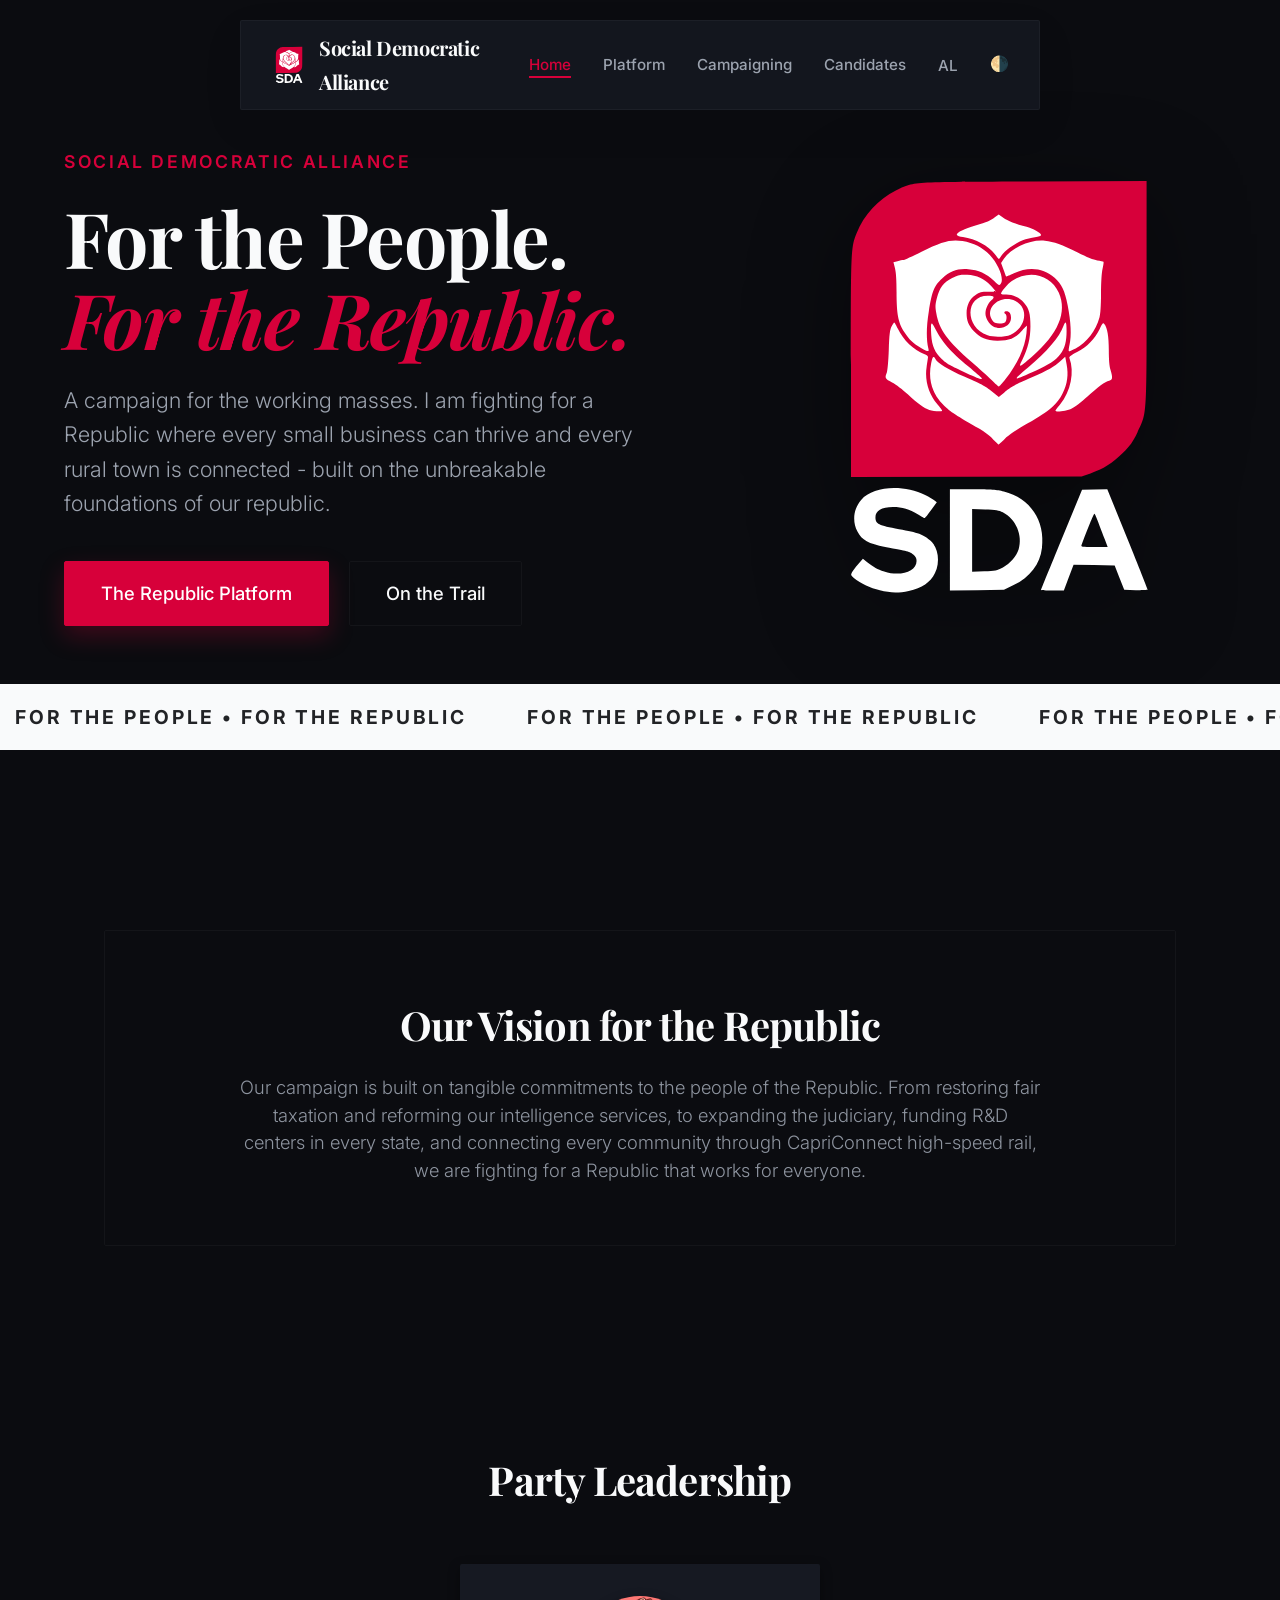
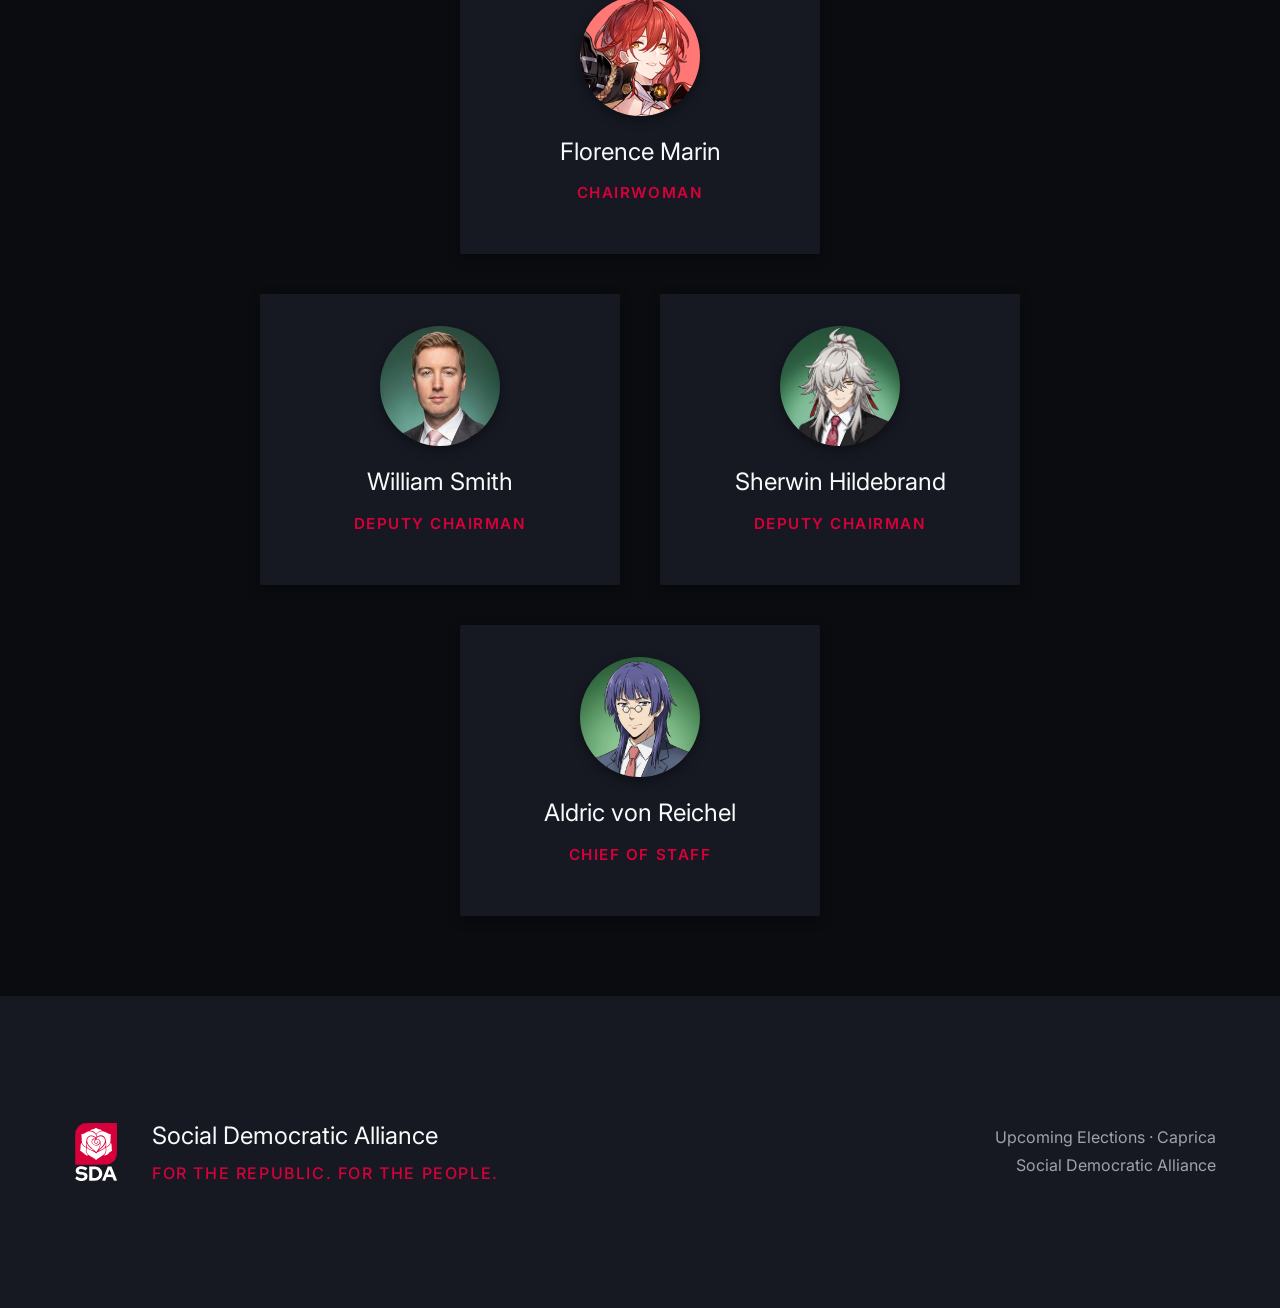
<file: index.html>
<!DOCTYPE html>

<html lang="en" translate="no">
<head>
<meta charset="utf-8"/>
<meta content="notranslate" name="google"/>
<meta content="width=device-width, initial-scale=1.0" name="viewport"/>
<title>Social Democratic Alliance - For the Republic</title>
<link href="https://fonts.googleapis.com/css2?family=Playfair+Display:wght@400;600;700;900&amp;family=Inter:wght@300;400;500;600&amp;display=swap" rel="stylesheet"/>
<link href="assets/css/style.css?v=7.1" rel="stylesheet"/>
<script>
    const savedTheme = localStorage.getItem('theme');
    if (savedTheme !== 'light') {
      document.documentElement.classList.add('dark-theme');
    }
  </script>
<script defer="" src="assets/js/translations.js?v=2.2"></script>
<link href="assets/images/favicon.png" rel="icon" type="image/png"/>
<meta content="Social Democratic Alliance" property="og:title"/>
<meta content="For the Republic. For the People." property="og:description"/>
<meta content="https://uumeet-zade.github.io/sdapage/assets/images/link_preview.png" property="og:image"/>
<meta content="website" property="og:type"/>
<meta content="summary_large_image" name="twitter:card"/>
<meta content="Social Democratic Alliance" name="twitter:title"/>
<meta content="For the Republic. For the People." name="twitter:description"/>
<meta content="https://uumeet-zade.github.io/sdapage/assets/images/link_preview.png" name="twitter:image"/>
</head>
<body>
<nav>
<a class="nav-brand" href="index.html" style="text-decoration: none; color: inherit;">
<img alt="Social Democratic Alliance Logo" class="nav-logo logo-light" src="assets/images/SDAlogo.svg"/>
<img alt="Social Democratic Alliance Logo" class="nav-logo logo-dark" src="assets/images/SDAlogo-dark.svg"/>
<span class="nav-name" data-i18n="nav-name">Social Democratic Alliance</span>
</a>
<button aria-label="Toggle Menu" class="mobile-menu-toggle" onclick="toggleMobileMenu()">☰</button>
<ul class="nav-links">
<li><a class="active" data-i18n="nav-home" href="index.html">Home</a></li>
<li><a data-i18n="nav-platform" href="platform.html">Platform</a></li>
<li><a data-i18n="nav-campaigning" href="events.html">Campaigning</a></li>
<li><a data-i18n="nav-candidates" href="candidates.html">Candidates</a></li>
<li class="lang-switcher">
<button aria-label="Change Language" class="lang-toggle">
<span class="lang-current">AL</span>
</button>
<div class="lang-dropdown">
<button class="lang-option active" data-i18n="auto-index-1" data-lang="al">Alanian</button>
<button class="lang-option" data-i18n="auto-index-2" data-lang="ga">Gallic</button>
<button class="lang-option" data-i18n="auto-index-3" data-lang="ac">Alcamerian</button>
<button class="lang-option" data-i18n="auto-index-4" data-lang="ra">Rälandic</button>
<button class="lang-option" data-i18n="auto-index-5" data-lang="my">Myrati</button>
<button class="lang-option" data-i18n="auto-index-6" data-lang="au">Austrumish</button>
<button class="lang-option" data-i18n="auto-index-7" data-lang="le">Leislandic</button>
</div>
</li>
<li><a class="theme-toggle" data-i18n="auto-index-9" href="#" onclick="toggleTheme(event)" title="Toggle Night Mode">🌗</a></li>
</ul>
</nav>
<section id="home" style="padding-top: 120px; padding-bottom: 20px;">
<div class="hero" style="display: flex; align-items: center; gap: 60px; padding: 0 5%; max-width: 1400px; margin: 0 auto; background: transparent; border: none; box-shadow: none; backdrop-filter: none;">
<div class="hero-content fade-up" style="flex: 1.2; z-index: 2;">
<div class="hero-eyebrow" data-i18n="idx-eyebrow" style="font-size: 1.1rem; color: var(--primary); letter-spacing: 0.15em; text-transform: uppercase; margin-bottom: 20px;">
          Social Democratic Alliance</div>
<h1 class="hero-title fade-up delay-1" data-i18n="idx-hero-title" style="font-size: clamp(3.5rem, 6vw, 6rem); line-height: 1.05; margin-bottom: 24px; ">For the
          People.<br/><span style="color: var(--primary);">For the Republic.</span></h1>
<p class="hero-subtitle fade-up delay-2" data-i18n="idx-hero-sub" style="font-size: 1.35rem; line-height: 1.6; color: var(--text-muted); margin-bottom: 40px; max-width: 600px;">
          A campaign for the working masses. I am fighting for a Republic where every small business can thrive and
          every
          rural town is connected - built on the unbreakable foundations of our republic.</p>
<div class="hero-buttons" style="display: flex; gap: 20px; align-items: center;">
<a class="btn-primary" data-i18n="idx-btn-plat" href="platform.html" style="text-decoration: none; padding: 16px 36px; font-size: 1.15rem;">The Republic Platform</a>
<a class="btn-outline" data-i18n="idx-btn-events" href="events.html" style="text-decoration: none; padding: 16px 36px; font-size: 1.15rem;">On the Trail</a>
</div>
</div>
<div class="hero-visual hover-float" style="flex: 0.8; display: flex; justify-content: center; position: relative; z-index: 2;">
<div style="position: relative; width: 100%; max-width: 420px; display: flex; justify-content: center; padding-top: 40px;">
<img alt="Social Democratic Alliance" class="logo-light" src="assets/images/SDAlogo.svg" style="width: 80%; height: auto; position: relative; z-index: 2; display: block; filter: drop-shadow(0 10px 30px rgba(0,0,0,0.1)); margin-bottom: 40px;"/>
<img alt="Social Democratic Alliance" class="logo-dark" src="assets/images/SDAlogo-dark.svg" style="width: 80%; height: auto; position: relative; z-index: 2; display: block; filter: drop-shadow(0 20px 50px rgba(0,0,0,0.4)); margin-bottom: 40px;"/>
</div>
</div>
</div>
<!-- Editorial Marquee -->
<div class="marquee-container" style="margin-top: 30px;">
<div class="marquee-track">
<div class="marquee-content">
<span class="marquee-text" data-i18n="marquee-text">For the People • For the Republic</span>
<span class="marquee-text" data-i18n="marquee-text">For the People • For the Republic</span>
<span class="marquee-text" data-i18n="marquee-text">For the People • For the Republic</span>
<span class="marquee-text" data-i18n="marquee-text">For the People • For the Republic</span>
<span class="marquee-text" data-i18n="marquee-text">For the People • For the Republic</span>
<span class="marquee-text" data-i18n="marquee-text">For the People • For the Republic</span>
<span class="marquee-text" data-i18n="marquee-text">For the People • For the Republic</span>
<span class="marquee-text" data-i18n="marquee-text">For the People • For the Republic</span>
<span class="marquee-text" data-i18n="marquee-text">For the People • For the Republic</span>
<span class="marquee-text" data-i18n="marquee-text">For the People • For the Republic</span>
</div>
<div aria-hidden="true" class="marquee-content">
<span class="marquee-text" data-i18n="marquee-text">For the People • For the Republic</span>
<span class="marquee-text" data-i18n="marquee-text">For the People • For the Republic</span>
<span class="marquee-text" data-i18n="marquee-text">For the People • For the Republic</span>
<span class="marquee-text" data-i18n="marquee-text">For the People • For the Republic</span>
<span class="marquee-text" data-i18n="marquee-text">For the People • For the Republic</span>
<span class="marquee-text" data-i18n="marquee-text">For the People • For the Republic</span>
<span class="marquee-text" data-i18n="marquee-text">For the People • For the Republic</span>
<span class="marquee-text" data-i18n="marquee-text">For the People • For the Republic</span>
<span class="marquee-text" data-i18n="marquee-text">For the People • For the Republic</span>
<span class="marquee-text" data-i18n="marquee-text">For the People • For the Republic</span>
</div>
</div>
</div>
</section>
<section class="bento-grid reveal-on-scroll" style="position: relative; z-index: 5; margin-top: 40px;">
<!-- Main Intro Card -->
<div class="bento-item bento-full" style="background: transparent; border: 1px solid var(--border-color); text-align: center; padding: 60px 20px; border-radius: 2px;">
<h2 data-i18n="idx-vision-title" style="font-size: 2.5rem;  margin-bottom: 15px; ">Our Vision for the Republic
      </h2>
<p data-i18n="idx-vision-desc" style="opacity: 0.9; font-size: 1.15rem; max-width: 800px; margin: 0 auto; line-height: 1.5;">Our campaign is
        built on tangible commitments to the people of the Republic. From restoring fair taxation and reforming our
        intelligence services, to expanding the judiciary, funding R&amp;D centers in every state, and connecting every
        community through CapriConnect high-speed rail, we are fighting for a Republic that works for everyone.</p>
</div>
</section>
<section class="leadership-section reveal-on-scroll" style="margin-top: 80px; text-align: center; padding: 0 5%;">
<h2 data-i18n="idx-leadership-title" style="font-size: 2.5rem; margin-bottom: 50px;">Party Leadership</h2>
<div class="leadership-tier" style="display: flex; justify-content: center; margin-bottom: 40px;">
<div class="featured-candidate-card hover-float" style="width: 100%; max-width: 360px; padding: 32px; flex-direction: column; text-align: center; gap: 16px;">
<img alt="Florence Marin" class="candidate-image" src="assets/images/portraits/FlorenceMarin.png" style="width: 120px; height: 120px; margin: 0 auto;"/>
<div class="candidate-details">
<div class="candidate-name" data-i18n="ld-name-florence" style="font-size: 1.5rem;">Florence Marin</div>
<div class="candidate-role" data-i18n="ld-role-chair">Chairwoman</div>
<div class="hidden-details" style="display: none;">
<p data-i18n="ld-bio-florence" style="margin-top: 15px;">Born on 5 April 2017 in Kazana, Florence Marin is a Former Senator and a prominent member of the well-known "Marin Family". Serving as the Leader of the Social Democratic Alliance since 2053, her strategic vision anchors our movement. She is the leading voice for our Foreign Policy and Economic revitalization, firmly opposing Caprexit, championing comprehensive CU Reform, and advocating for a progressive wealth tax that funds massive tax cuts for scaling small businesses.</p>
</div>
</div>
</div>
</div>
<div class="leadership-tier" style="display: flex; justify-content: center; gap: 40px; margin-bottom: 40px; flex-wrap: wrap;">
<div class="featured-candidate-card hover-float" style="width: 100%; max-width: 360px; padding: 32px; flex-direction: column; text-align: center; gap: 16px;">
<img alt="William Smith" class="candidate-image" src="assets/images/portraits/WillSmith.png" style="width: 120px; height: 120px; margin: 0 auto;"/>
<div class="candidate-details">
<div class="candidate-name" data-i18n="ld-name-william" style="font-size: 1.5rem;">William Smith</div>
<div class="candidate-role" data-i18n="ld-role-deputy">Deputy Chairman</div>
<div class="hidden-details" style="display: none;">
<p data-i18n="ld-bio-william" style="margin-top: 15px;">Born on 15 April 2028 in Cambria, William Smith is a dedicated Member of Parliament. Known for his steadfast advocacy on the national stage, he is the driving force behind our environmental and judicial agendas. He works tirelessly to push for MRP's nomination to the Supreme Court, empower the EPA, and promote regenerative agricultural practices to secure a sustainable future for the Republic.</p>
</div>
</div>
</div>
<div class="featured-candidate-card hover-float" style="width: 100%; max-width: 360px; padding: 32px; flex-direction: column; text-align: center; gap: 16px;">
<img alt="Sherwin Hildebrand" class="candidate-image" src="assets/images/portraits/SherwinHildebrand.png" style="width: 120px; height: 120px; margin: 0 auto;"/>
<div class="candidate-details">
<div class="candidate-name" data-i18n="ld-name-sherwin" style="font-size: 1.5rem;">Sherwin Hildebrand</div>
<div class="candidate-role" data-i18n="ld-role-deputy">Deputy Chairman</div>
<div class="hidden-details" style="display: none;">
<p data-i18n="ld-bio-sherwin" style="margin-top: 15px;">Born on 17 May 2024 in Mezata, Sherwin Hildebrand was elected Governor of Mezata in 2052. He played a crucial role in stabilizing the early phases of the Siege of the ManMan Building by directing local Mezata forces. Drawing from this frontline security experience, he spearheads our National Security agenda, advocating for the repeal of the Nuremberg Act and the strategic merging of domestic security back into COIN.</p>
</div>
</div>
</div>
</div>
<div class="leadership-tier" style="display: flex; justify-content: center; margin-bottom: 80px;">
<div class="featured-candidate-card hover-float" style="width: 100%; max-width: 360px; padding: 32px; flex-direction: column; text-align: center; gap: 16px;">
<img alt="Aldric von Reichel" class="candidate-image" src="assets/images/portraits/AldricvonReichel.png" style="width: 120px; height: 120px; margin: 0 auto;"/>
<div class="candidate-details">
<div class="candidate-name" data-i18n="ld-name-aldric" style="font-size: 1.5rem;">Aldric von Reichel</div>
<div class="candidate-role" data-i18n="ld-role-chief">Chief of Staff</div>
<div class="hidden-details" style="display: none;">
<p data-i18n="ld-bio-aldric" style="margin-top: 15px;">Born on 15 February 2035 in Ventura, Aldric von Reichel is a Member of Parliament and the architect of the Constitutional Review Commission. A former member of Res Publica (now Progressive Caprica), he joined the SDA in 2057. He leads the party's ambitious infrastructure and education agenda, fiercely championing the Caprican Archipelago Plan to expand rural express rail, the CapriConnect network, and the National Network of Regional R&amp;D Centers Act (NRRDA).</p>
</div>
</div>
</div>
</div>
</section>
<!-- Leadership Details Modal -->
<div class="modal-backdrop" id="leadership-modal">
<div class="modal-content" style="max-width: 600px;">
<button aria-label="Close modal" class="modal-close">×</button>
<div class="modal-header" style="margin-bottom: 24px;">
<h3 id="modal-ld-name">Name</h3>
<p class="candidate-role" data-i18n="auto-candidates-81" id="modal-ld-role" style="margin-bottom: 0;">Role</p>
</div>
<div class="modal-body" id="modal-ld-body" style="text-align: left; line-height: 1.6; color: var(--text-muted);">
<!-- Dynamic details go here -->
</div>
</div>
</div>
<footer>
<div class="footer-container">
<div class="footer-brand">
<img alt="Social Democratic Alliance" class="logo-light" src="assets/images/SDAlogo.svg"/>
<img alt="Social Democratic Alliance" class="logo-dark" src="assets/images/SDAlogo-dark.svg"/>
<div class="footer-brand-text">
<div class="footer-name" data-i18n="footer-name">Social Democratic Alliance</div>
<div class="footer-motto" data-i18n="footer-motto">For the Republic. For the People.</div>
</div>
</div>
<div class="footer-copy" data-i18n="footer-copy">
        Upcoming Elections · Caprica<br/>
        Social Democratic Alliance
      </div>
</div>
</footer>
<script>
    function toggleTheme(e) {
      if (e) e.preventDefault();
      const html = document.documentElement;
      if (html.classList.contains('dark-theme')) {
        html.classList.remove('dark-theme');
        localStorage.setItem('theme', 'light');
      } else {
        html.classList.add('dark-theme');
        localStorage.setItem('theme', 'dark');
      }
    }

    function toggleMobileMenu() {
      const navLinks = document.querySelector('.nav-links');
      navLinks.classList.toggle('mobile-active');
      document.body.style.overflow = navLinks.classList.contains('mobile-active') ? 'hidden' : '';
    }

    // Leadership Modal Logic
    const ldModal = document.getElementById('leadership-modal');
    if (ldModal) {
      const ldCloseBtn = ldModal.querySelector('.modal-close');
      const ldNameEl = document.getElementById('modal-ld-name');
      const ldRoleEl = document.getElementById('modal-ld-role');
      const ldBodyEl = document.getElementById('modal-ld-body');
      
      const ldCards = document.querySelectorAll('.leadership-section .featured-candidate-card');
      ldCards.forEach(card => {
        card.addEventListener('click', () => {
          const nameElCard = card.querySelector('.candidate-name');
          const roleElCard = card.querySelector('.candidate-role');
          const hiddenDetails = card.querySelector('.hidden-details').innerHTML;
          
          ldNameEl.innerHTML = nameElCard.innerHTML;
          ldRoleEl.innerHTML = roleElCard.innerHTML;

          const nameI18n = nameElCard.getAttribute('data-i18n');
          if (nameI18n) ldNameEl.setAttribute('data-i18n', nameI18n);
          else ldNameEl.removeAttribute('data-i18n');

          const roleI18n = roleElCard.getAttribute('data-i18n');
          if (roleI18n) ldRoleEl.setAttribute('data-i18n', roleI18n);
          else ldRoleEl.removeAttribute('data-i18n');
          
          // Re-create the structure beautifully inside the modal
          ldBodyEl.innerHTML = `
            <div style="border-top: 1px solid var(--border-color); padding-top: 24px;">
              ${hiddenDetails}
            </div>
          `;
          
          
          
          ldModal.classList.add('active');
          document.body.style.overflow = 'hidden';
        });
      });
      
      const closeLdModal = () => {
        ldModal.classList.remove('active');
        document.body.style.overflow = '';
      };
      
      ldCloseBtn.addEventListener('click', closeLdModal);
      ldModal.addEventListener('click', (e) => {
        if (e.target === ldModal) closeLdModal();
      });
      document.addEventListener('keydown', (e) => {
        if (e.key === 'Escape' && ldModal.classList.contains('active')) closeLdModal();
      });
    }

    // Scroll-Triggered Reveals
    document.addEventListener("DOMContentLoaded", function () {
      const observerOptions = {
        root: null,
        rootMargin: '0px',
        threshold: 0.15
      };

      const observer = new IntersectionObserver((entries, observer) => {
        entries.forEach(entry => {
          if (entry.isIntersecting) {
            entry.target.classList.add('is-visible');
            observer.unobserve(entry.target);
          }
        });
      }, observerOptions);

      document.querySelectorAll('.reveal-on-scroll').forEach((el) => {
        observer.observe(el);
      });
    });

  </script>
</body>
</html>
</file>
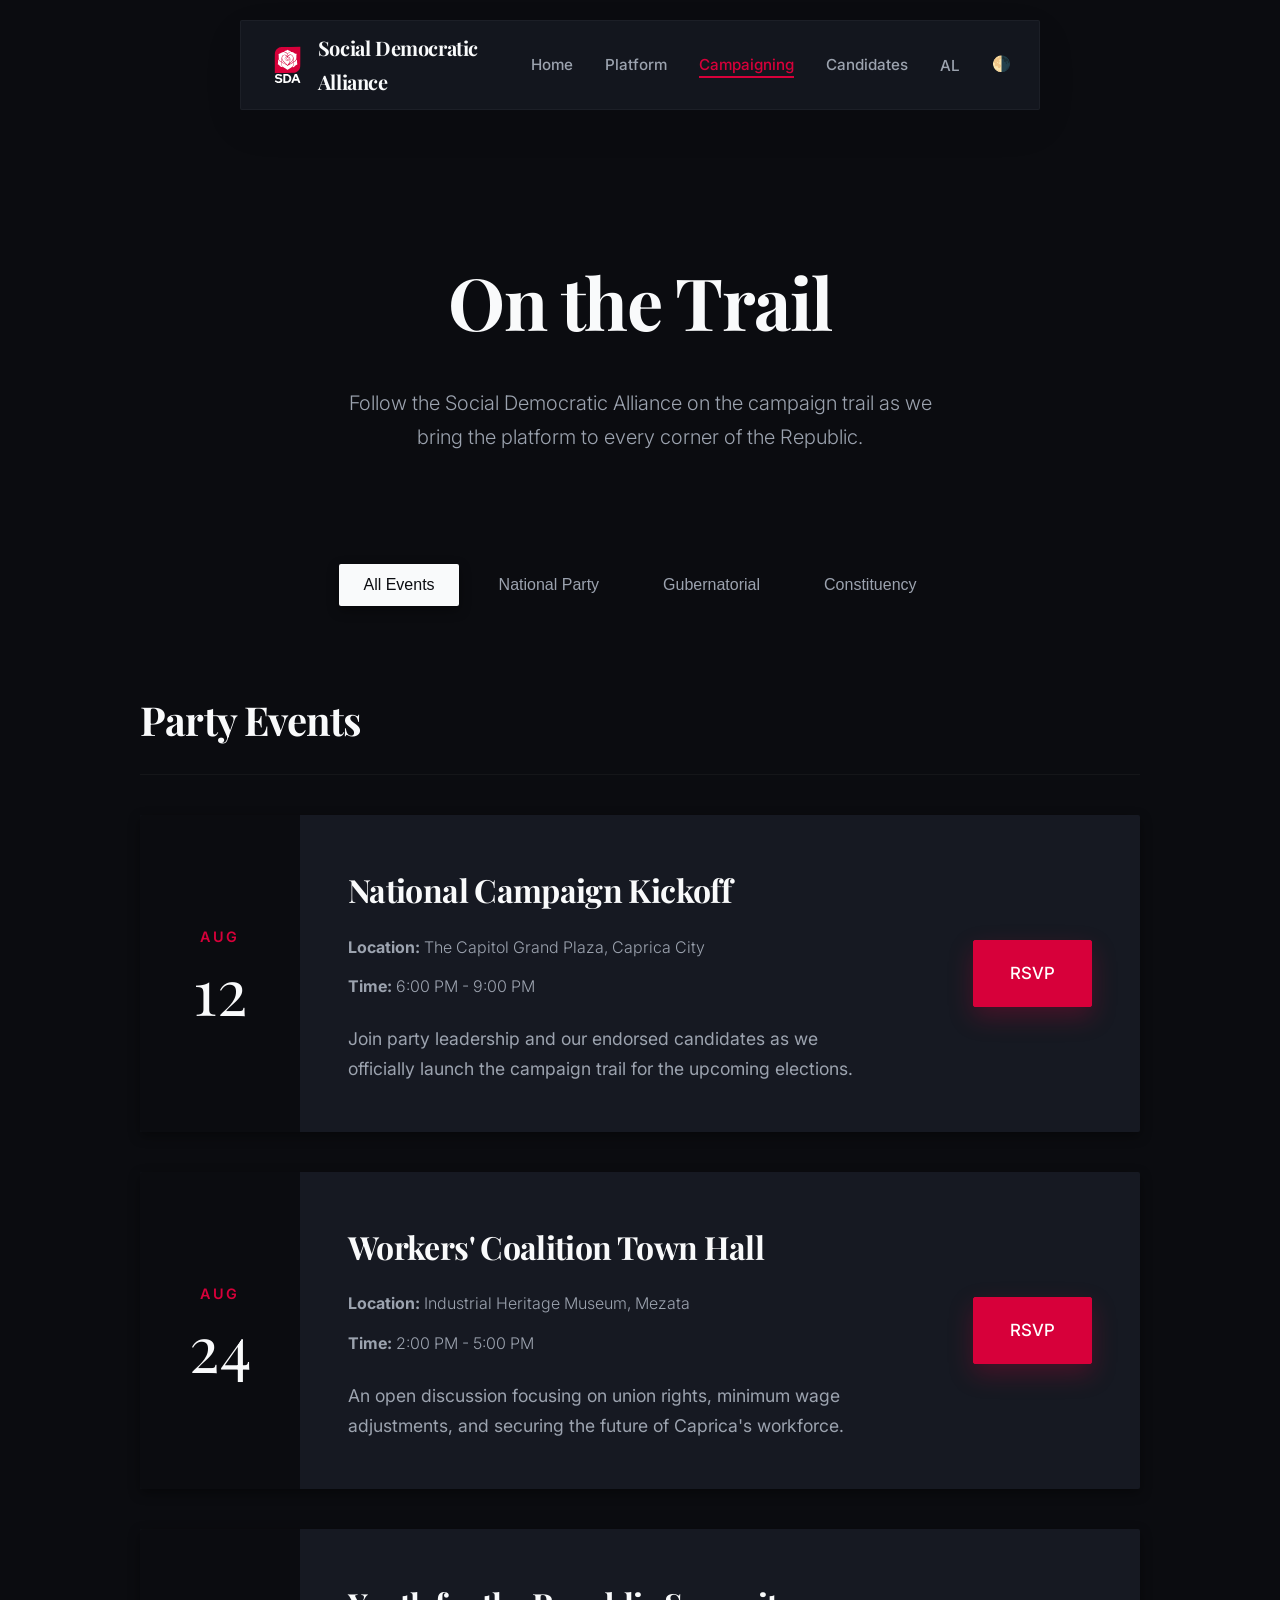
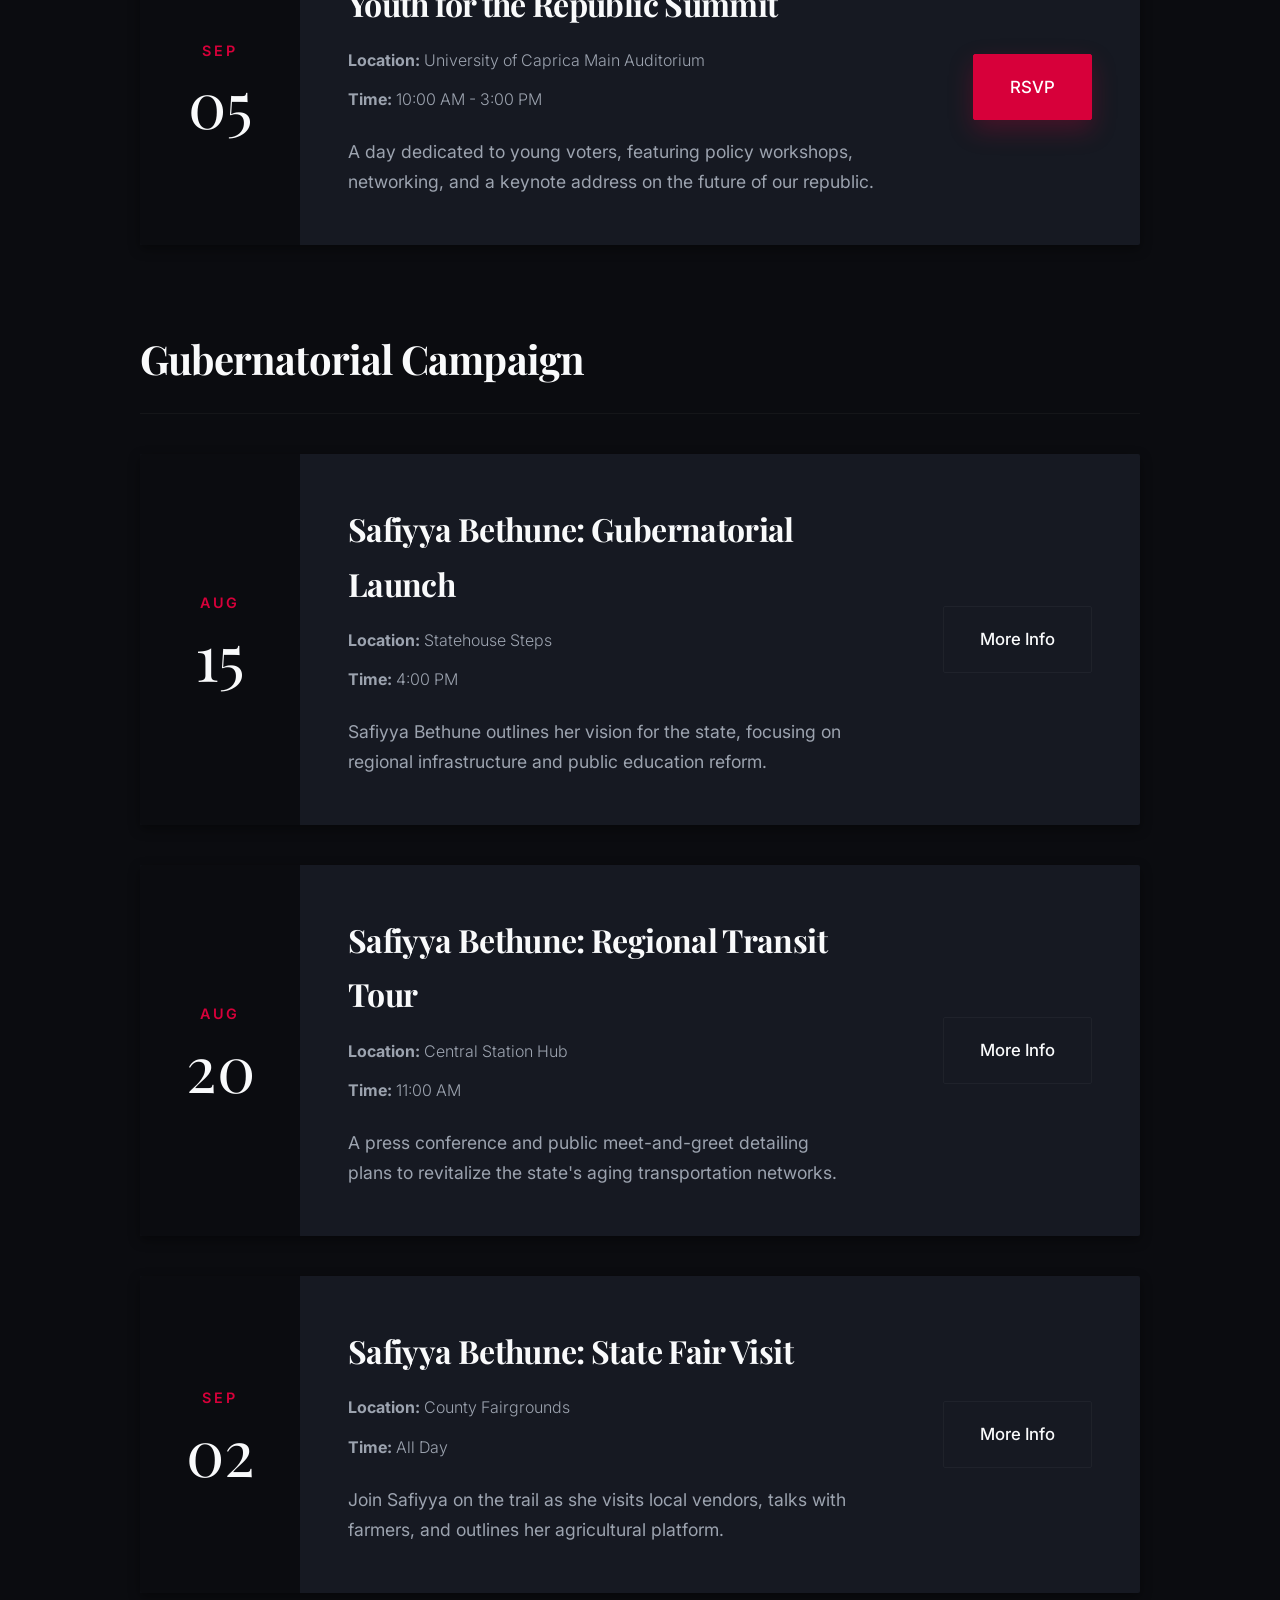
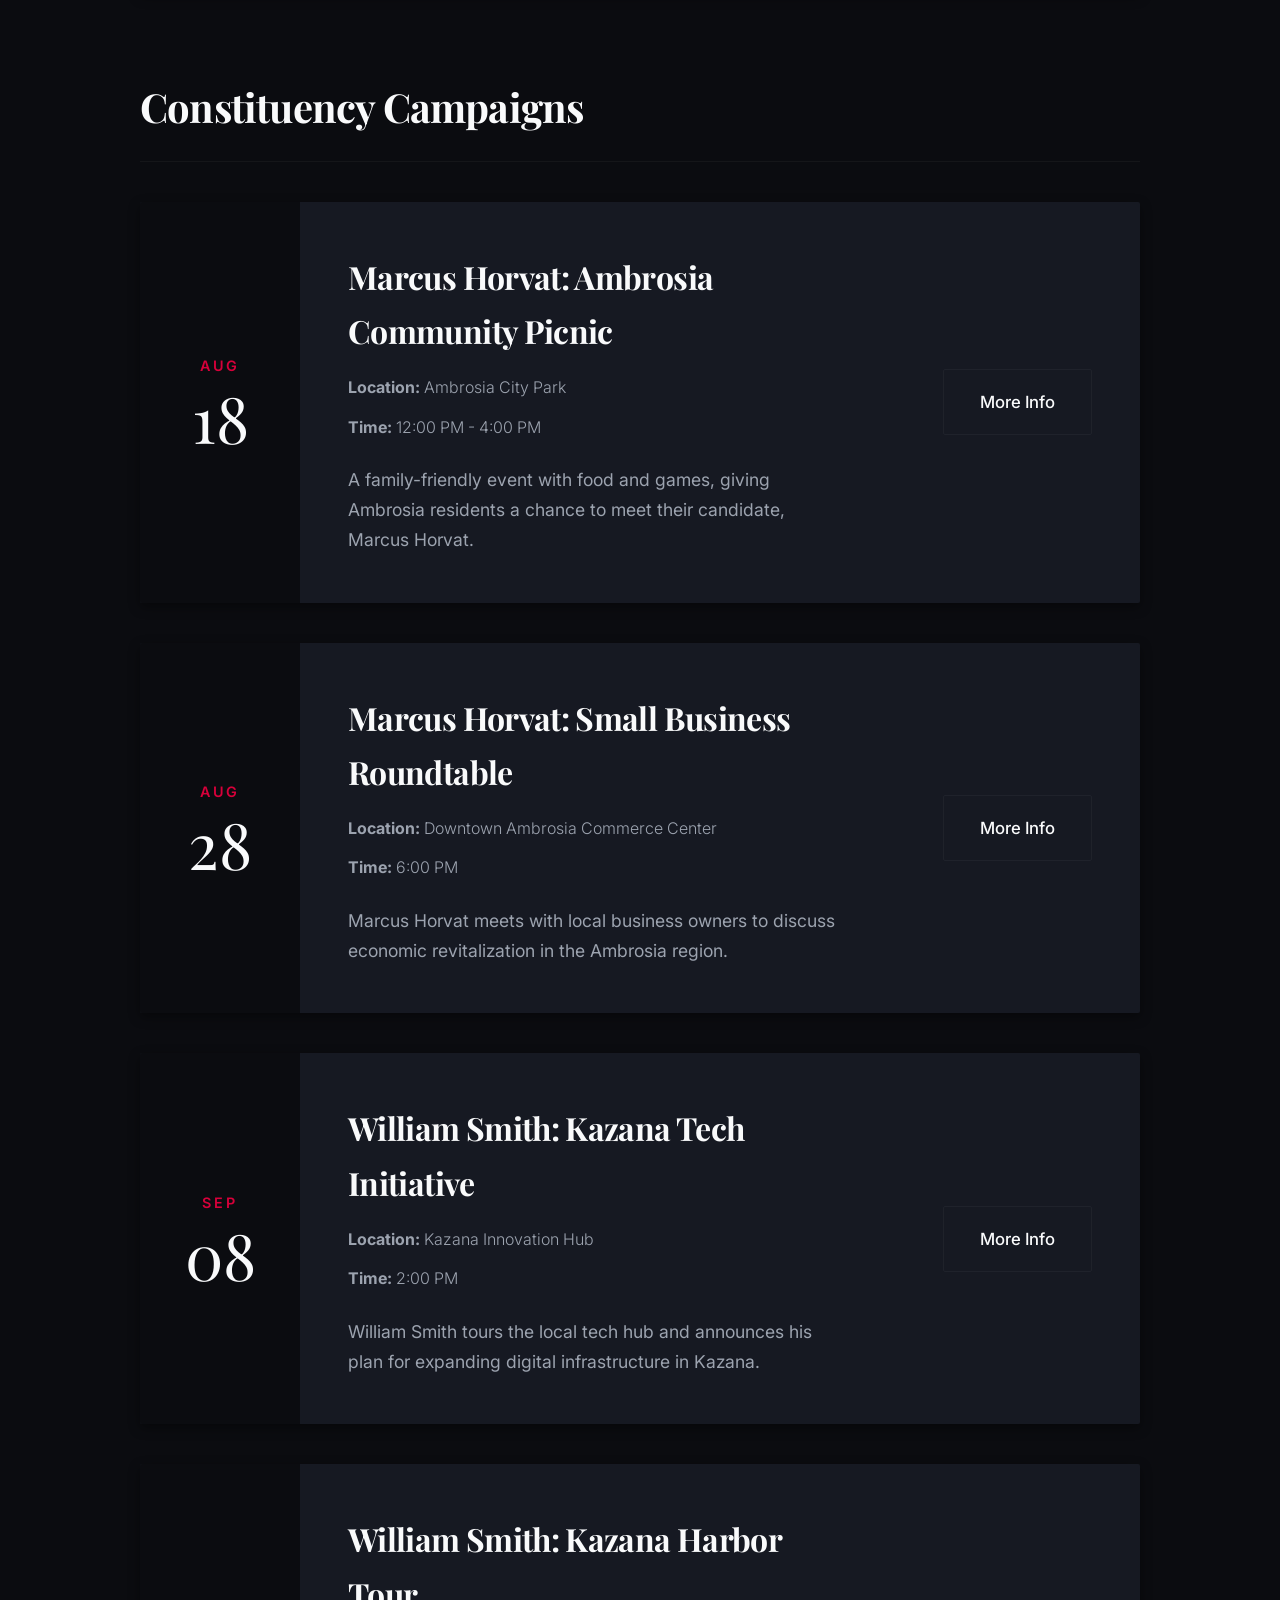
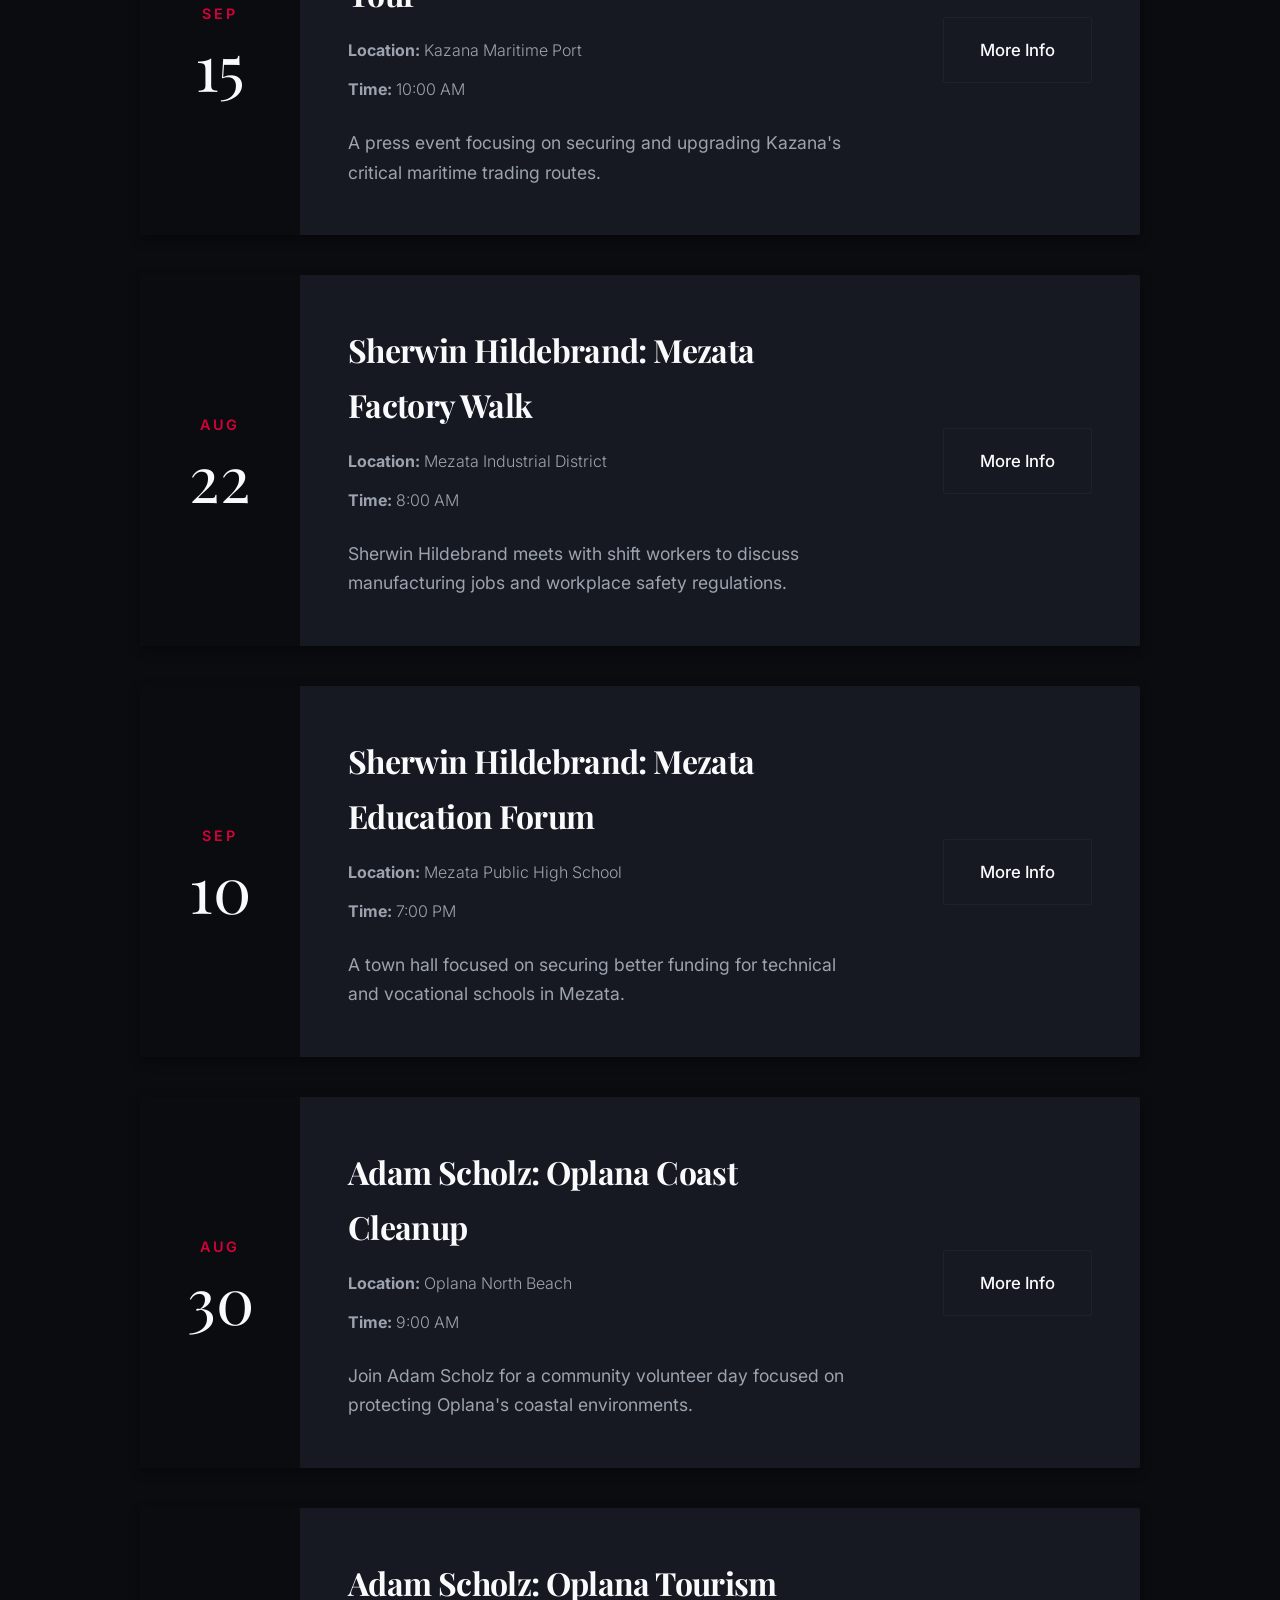
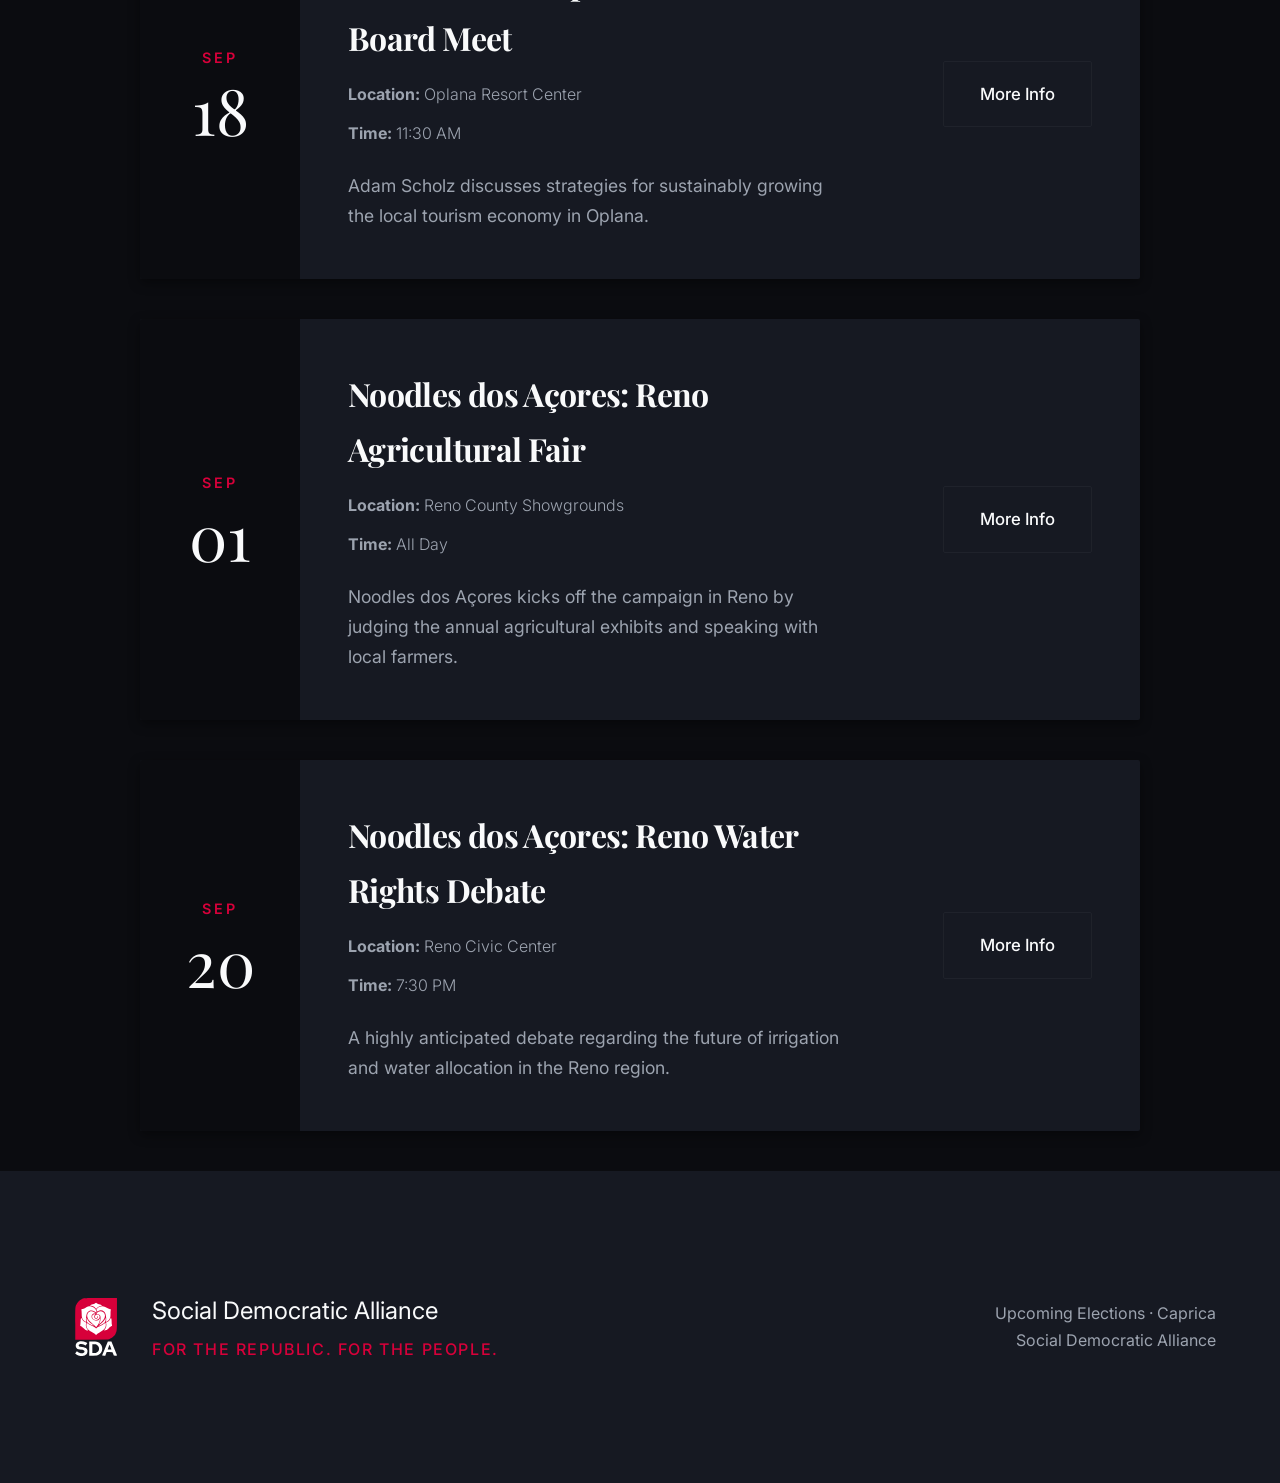
<file: events.html>
<!DOCTYPE html>

<html lang="en" translate="no">
<head>
<meta charset="utf-8"/>
<meta content="notranslate" name="google"/>
<meta content="width=device-width, initial-scale=1.0" name="viewport"/>
<title>Social Democratic Alliance - For the Republic</title>
<link href="https://fonts.googleapis.com/css2?family=Playfair+Display:wght@400;600;700;900&amp;family=Inter:wght@300;400;500;600&amp;display=swap" rel="stylesheet"/>
<link href="assets/css/style.css?v=7.1" rel="stylesheet"/>
<script>
    const savedTheme = localStorage.getItem('theme');
    if (savedTheme !== 'light') {
      document.documentElement.classList.add('dark-theme');
    }
  </script>
<script defer="" src="assets/js/translations.js?v=2.2"></script>
<link href="assets/images/favicon.png" rel="icon" type="image/png"/>
<meta content="Social Democratic Alliance" property="og:title"/>
<meta content="For the Republic. For the People." property="og:description"/>
<meta content="https://uumeet-zade.github.io/sdapage/assets/images/link_preview.png" property="og:image"/>
<meta content="website" property="og:type"/>
<meta content="summary_large_image" name="twitter:card"/>
<meta content="Social Democratic Alliance" name="twitter:title"/>
<meta content="For the Republic. For the People." name="twitter:description"/>
<meta content="https://uumeet-zade.github.io/sdapage/assets/images/link_preview.png" name="twitter:image"/>
</head>
<body>
<nav>
<a class="nav-brand" href="index.html" style="text-decoration: none; color: inherit;">
<img alt="Social Democratic Alliance Logo" class="nav-logo logo-light" src="assets/images/SDAlogo.svg"/>
<img alt="Social Democratic Alliance Logo" class="nav-logo logo-dark" src="assets/images/SDAlogo-dark.svg"/>
<span class="nav-name" data-i18n="nav-name">Social Democratic Alliance</span>
</a>
<button aria-label="Toggle Menu" class="mobile-menu-toggle" onclick="toggleMobileMenu()">☰</button>
<ul class="nav-links">
<li><a data-i18n="nav-home" href="index.html">Home</a></li>
<li><a data-i18n="nav-platform" href="platform.html">Platform</a></li>
<li><a class="active" data-i18n="nav-campaigning" href="events.html">Campaigning</a></li>
<li><a data-i18n="nav-candidates" href="candidates.html">Candidates</a></li>
<li class="lang-switcher">
<button aria-label="Change Language" class="lang-toggle">
<span class="lang-current">AL</span>
</button>
<div class="lang-dropdown">
<button class="lang-option active" data-i18n="auto-events-1" data-lang="al">Alanian</button>
<button class="lang-option" data-i18n="auto-events-2" data-lang="ga">Gallic</button>
<button class="lang-option" data-i18n="auto-events-3" data-lang="ac">Alcamerian</button>
<button class="lang-option" data-i18n="auto-events-4" data-lang="ra">Rälandic</button>
<button class="lang-option" data-i18n="auto-events-5" data-lang="my">Myrati</button>
<button class="lang-option" data-i18n="auto-events-6" data-lang="au">Austrumish</button>
<button class="lang-option" data-i18n="auto-events-7" data-lang="le">Leislandic</button>
</div>
</li>
<li><a class="theme-toggle" data-i18n="auto-events-137" href="#" onclick="toggleTheme(event)" title="Toggle Night Mode">🌗</a></li>
</ul>
</nav>
<section class="page-header" style="margin-top: 80px; text-align: center; animation: fadeUp 1s cubic-bezier(0.16, 1, 0.3, 1) forwards;">
<h1 data-i18n="ev-title">On the Trail</h1>
<p data-i18n="auto-events-138" style="margin: 0 auto; font-size: 1.25rem; max-width: 600px;">Follow the Social Democratic Alliance on the campaign trail as we bring the platform to every corner of the Republic.</p>
</section>
<section class="page-section" style="padding: 40px 5%;">
<div class="event-filters" style="margin-top: -10px;">
<button class="filter-btn active" data-filter="all">All Events</button>
<button class="filter-btn" data-filter="party">National Party</button>
<button class="filter-btn" data-filter="governor">Gubernatorial</button>
<button class="filter-btn" data-filter="constituency">Constituency</button>
</div>
<div style="max-width: 1000px; margin: 0 auto;">
<!-- Party Events -->
<div class="events-category" data-category="party">
<h2>Party Events</h2>
<div class="events-list">
<div class="event-card">
<div class="event-date">
<span class="event-date-month" data-i18n="auto-events-8">Aug</span>
<span class="event-date-day" data-i18n="auto-events-9">12</span>
</div>
<div class="event-details">
<h3 class="event-title" data-i18n="auto-events-10">National Campaign Kickoff</h3>
<div class="event-location" data-i18n="auto-events-11"><strong>Location:</strong> The Capitol Grand Plaza, Caprica City</div>
<div class="event-time" data-i18n="auto-events-12"><strong>Time:</strong> 6:00 PM - 9:00 PM</div>
<p class="event-desc" data-i18n="auto-events-13">Join party leadership and our endorsed candidates as we officially launch the campaign trail for the upcoming elections.</p>
</div>
<div class="event-action" data-i18n="auto-events-14"><a class="btn-primary" data-i18n="auto-events-15" href="#">RSVP</a></div>
</div>
<div class="event-card">
<div class="event-date">
<span class="event-date-month" data-i18n="auto-events-16">Aug</span>
<span class="event-date-day" data-i18n="auto-events-17">24</span>
</div>
<div class="event-details">
<h3 class="event-title" data-i18n="auto-events-18">Workers' Coalition Town Hall</h3>
<div class="event-location" data-i18n="auto-events-19"><strong>Location:</strong> Industrial Heritage Museum, Mezata</div>
<div class="event-time" data-i18n="auto-events-20"><strong>Time:</strong> 2:00 PM - 5:00 PM</div>
<p class="event-desc" data-i18n="auto-events-21">An open discussion focusing on union rights, minimum wage adjustments, and securing the future of Caprica's workforce.</p>
</div>
<div class="event-action" data-i18n="auto-events-22"><a class="btn-primary" data-i18n="auto-events-23" href="#">RSVP</a></div>
</div>
<div class="event-card">
<div class="event-date">
<span class="event-date-month" data-i18n="auto-events-24">Sep</span>
<span class="event-date-day" data-i18n="auto-events-25">05</span>
</div>
<div class="event-details">
<h3 class="event-title" data-i18n="auto-events-26">Youth for the Republic Summit</h3>
<div class="event-location" data-i18n="auto-events-27"><strong>Location:</strong> University of Caprica Main Auditorium</div>
<div class="event-time" data-i18n="auto-events-28"><strong>Time:</strong> 10:00 AM - 3:00 PM</div>
<p class="event-desc" data-i18n="auto-events-29">A day dedicated to young voters, featuring policy workshops, networking, and a keynote address on the future of our republic.</p>
</div>
<div class="event-action" data-i18n="auto-events-30"><a class="btn-primary" data-i18n="auto-events-31" href="#">RSVP</a></div>
</div>
</div>
</div>
<!-- Gubernatorial Events -->
<div class="events-category" data-category="governor">
<h2>Gubernatorial Campaign</h2>
<div class="events-list">
<div class="event-card">
<div class="event-date">
<span class="event-date-month" data-i18n="auto-events-32">Aug</span>
<span class="event-date-day" data-i18n="auto-events-33">15</span>
</div>
<div class="event-details">
<h3 class="event-title" data-i18n="auto-events-34">Safiyya Bethune: Gubernatorial Launch</h3>
<div class="event-location" data-i18n="auto-events-35"><strong>Location:</strong> Statehouse Steps</div>
<div class="event-time" data-i18n="auto-events-36"><strong>Time:</strong> 4:00 PM</div>
<p class="event-desc" data-i18n="auto-events-37">Safiyya Bethune outlines her vision for the state, focusing on regional infrastructure and public education reform.</p>
</div>
<div class="event-action" data-i18n="auto-events-38"><a class="btn-outline" data-i18n="auto-events-39" href="#">More Info</a></div>
</div>
<div class="event-card">
<div class="event-date">
<span class="event-date-month" data-i18n="auto-events-40">Aug</span>
<span class="event-date-day" data-i18n="auto-events-41">20</span>
</div>
<div class="event-details">
<h3 class="event-title" data-i18n="auto-events-42">Safiyya Bethune: Regional Transit Tour</h3>
<div class="event-location" data-i18n="auto-events-43"><strong>Location:</strong> Central Station Hub</div>
<div class="event-time" data-i18n="auto-events-44"><strong>Time:</strong> 11:00 AM</div>
<p class="event-desc" data-i18n="auto-events-45">A press conference and public meet-and-greet detailing plans to revitalize the state's aging transportation networks.</p>
</div>
<div class="event-action" data-i18n="auto-events-46"><a class="btn-outline" data-i18n="auto-events-47" href="#">More Info</a></div>
</div>
<div class="event-card">
<div class="event-date">
<span class="event-date-month" data-i18n="auto-events-48">Sep</span>
<span class="event-date-day" data-i18n="auto-events-49">02</span>
</div>
<div class="event-details">
<h3 class="event-title" data-i18n="auto-events-50">Safiyya Bethune: State Fair Visit</h3>
<div class="event-location" data-i18n="auto-events-51"><strong>Location:</strong> County Fairgrounds</div>
<div class="event-time" data-i18n="auto-events-52"><strong>Time:</strong> All Day</div>
<p class="event-desc" data-i18n="auto-events-53">Join Safiyya on the trail as she visits local vendors, talks with farmers, and outlines her agricultural platform.</p>
</div>
<div class="event-action" data-i18n="auto-events-54"><a class="btn-outline" data-i18n="auto-events-55" href="#">More Info</a></div>
</div>
</div>
</div>
<!-- Constituency Events -->
<div class="events-category" data-category="constituency">
<h2>Constituency Campaigns</h2>
<div class="events-list">
<!-- Ambrosia (Marcus Horvat) -->
<div class="event-card">
<div class="event-date">
<span class="event-date-month" data-i18n="auto-events-56">Aug</span>
<span class="event-date-day" data-i18n="auto-events-57">18</span>
</div>
<div class="event-details">
<h3 class="event-title" data-i18n="auto-events-58">Marcus Horvat: Ambrosia Community Picnic</h3>
<div class="event-location" data-i18n="auto-events-59"><strong>Location:</strong> Ambrosia City Park</div>
<div class="event-time" data-i18n="auto-events-60"><strong>Time:</strong> 12:00 PM - 4:00 PM</div>
<p class="event-desc" data-i18n="auto-events-61">A family-friendly event with food and games, giving Ambrosia residents a chance to meet their candidate, Marcus Horvat.</p>
</div>
<div class="event-action" data-i18n="auto-events-62"><a class="btn-outline" data-i18n="auto-events-63" href="#">More Info</a></div>
</div>
<div class="event-card">
<div class="event-date">
<span class="event-date-month" data-i18n="auto-events-64">Aug</span>
<span class="event-date-day" data-i18n="auto-events-65">28</span>
</div>
<div class="event-details">
<h3 class="event-title" data-i18n="auto-events-66">Marcus Horvat: Small Business Roundtable</h3>
<div class="event-location" data-i18n="auto-events-67"><strong>Location:</strong> Downtown Ambrosia Commerce Center</div>
<div class="event-time" data-i18n="auto-events-68"><strong>Time:</strong> 6:00 PM</div>
<p class="event-desc" data-i18n="auto-events-69">Marcus Horvat meets with local business owners to discuss economic revitalization in the Ambrosia region.</p>
</div>
<div class="event-action" data-i18n="auto-events-70"><a class="btn-outline" data-i18n="auto-events-71" href="#">More Info</a></div>
</div>
<!-- Kazana (William Smith) -->
<div class="event-card">
<div class="event-date">
<span class="event-date-month" data-i18n="auto-events-72">Sep</span>
<span class="event-date-day" data-i18n="auto-events-73">08</span>
</div>
<div class="event-details">
<h3 class="event-title" data-i18n="auto-events-74">William Smith: Kazana Tech Initiative</h3>
<div class="event-location" data-i18n="auto-events-75"><strong>Location:</strong> Kazana Innovation Hub</div>
<div class="event-time" data-i18n="auto-events-76"><strong>Time:</strong> 2:00 PM</div>
<p class="event-desc" data-i18n="auto-events-77">William Smith tours the local tech hub and announces his plan for expanding digital infrastructure in Kazana.</p>
</div>
<div class="event-action" data-i18n="auto-events-78"><a class="btn-outline" data-i18n="auto-events-79" href="#">More Info</a></div>
</div>
<div class="event-card">
<div class="event-date">
<span class="event-date-month" data-i18n="auto-events-80">Sep</span>
<span class="event-date-day" data-i18n="auto-events-81">15</span>
</div>
<div class="event-details">
<h3 class="event-title" data-i18n="auto-events-82">William Smith: Kazana Harbor Tour</h3>
<div class="event-location" data-i18n="auto-events-83"><strong>Location:</strong> Kazana Maritime Port</div>
<div class="event-time" data-i18n="auto-events-84"><strong>Time:</strong> 10:00 AM</div>
<p class="event-desc" data-i18n="auto-events-85">A press event focusing on securing and upgrading Kazana's critical maritime trading routes.</p>
</div>
<div class="event-action" data-i18n="auto-events-86"><a class="btn-outline" data-i18n="auto-events-87" href="#">More Info</a></div>
</div>
<!-- Mezata (Sherwin Hildebrand) -->
<div class="event-card">
<div class="event-date">
<span class="event-date-month" data-i18n="auto-events-88">Aug</span>
<span class="event-date-day" data-i18n="auto-events-89">22</span>
</div>
<div class="event-details">
<h3 class="event-title" data-i18n="auto-events-90">Sherwin Hildebrand: Mezata Factory Walk</h3>
<div class="event-location" data-i18n="auto-events-91"><strong>Location:</strong> Mezata Industrial District</div>
<div class="event-time" data-i18n="auto-events-92"><strong>Time:</strong> 8:00 AM</div>
<p class="event-desc" data-i18n="auto-events-93">Sherwin Hildebrand meets with shift workers to discuss manufacturing jobs and workplace safety regulations.</p>
</div>
<div class="event-action" data-i18n="auto-events-94"><a class="btn-outline" data-i18n="auto-events-95" href="#">More Info</a></div>
</div>
<div class="event-card">
<div class="event-date">
<span class="event-date-month" data-i18n="auto-events-96">Sep</span>
<span class="event-date-day" data-i18n="auto-events-97">10</span>
</div>
<div class="event-details">
<h3 class="event-title" data-i18n="auto-events-98">Sherwin Hildebrand: Mezata Education Forum</h3>
<div class="event-location" data-i18n="auto-events-99"><strong>Location:</strong> Mezata Public High School</div>
<div class="event-time" data-i18n="auto-events-100"><strong>Time:</strong> 7:00 PM</div>
<p class="event-desc" data-i18n="auto-events-101">A town hall focused on securing better funding for technical and vocational schools in Mezata.</p>
</div>
<div class="event-action" data-i18n="auto-events-102"><a class="btn-outline" data-i18n="auto-events-103" href="#">More Info</a></div>
</div>
<!-- Oplana (Adam Scholz) -->
<div class="event-card">
<div class="event-date">
<span class="event-date-month" data-i18n="auto-events-104">Aug</span>
<span class="event-date-day" data-i18n="auto-events-105">30</span>
</div>
<div class="event-details">
<h3 class="event-title" data-i18n="auto-events-106">Adam Scholz: Oplana Coast Cleanup</h3>
<div class="event-location" data-i18n="auto-events-107"><strong>Location:</strong> Oplana North Beach</div>
<div class="event-time" data-i18n="auto-events-108"><strong>Time:</strong> 9:00 AM</div>
<p class="event-desc" data-i18n="auto-events-109">Join Adam Scholz for a community volunteer day focused on protecting Oplana's coastal environments.</p>
</div>
<div class="event-action" data-i18n="auto-events-110"><a class="btn-outline" data-i18n="auto-events-111" href="#">More Info</a></div>
</div>
<div class="event-card">
<div class="event-date">
<span class="event-date-month" data-i18n="auto-events-112">Sep</span>
<span class="event-date-day" data-i18n="auto-events-113">18</span>
</div>
<div class="event-details">
<h3 class="event-title" data-i18n="auto-events-114">Adam Scholz: Oplana Tourism Board Meet</h3>
<div class="event-location" data-i18n="auto-events-115"><strong>Location:</strong> Oplana Resort Center</div>
<div class="event-time" data-i18n="auto-events-116"><strong>Time:</strong> 11:30 AM</div>
<p class="event-desc" data-i18n="auto-events-117">Adam Scholz discusses strategies for sustainably growing the local tourism economy in Oplana.</p>
</div>
<div class="event-action" data-i18n="auto-events-118"><a class="btn-outline" data-i18n="auto-events-119" href="#">More Info</a></div>
</div>
<!-- Reno (Noodles dos Açores) -->
<div class="event-card">
<div class="event-date">
<span class="event-date-month" data-i18n="auto-events-120">Sep</span>
<span class="event-date-day" data-i18n="auto-events-121">01</span>
</div>
<div class="event-details">
<h3 class="event-title" data-i18n="auto-events-122">Noodles dos Açores: Reno Agricultural Fair</h3>
<div class="event-location" data-i18n="auto-events-123"><strong>Location:</strong> Reno County Showgrounds</div>
<div class="event-time" data-i18n="auto-events-124"><strong>Time:</strong> All Day</div>
<p class="event-desc" data-i18n="auto-events-125">Noodles dos Açores kicks off the campaign in Reno by judging the annual agricultural exhibits and speaking with local farmers.</p>
</div>
<div class="event-action" data-i18n="auto-events-126"><a class="btn-outline" data-i18n="auto-events-127" href="#">More Info</a></div>
</div>
<div class="event-card">
<div class="event-date">
<span class="event-date-month" data-i18n="auto-events-128">Sep</span>
<span class="event-date-day" data-i18n="auto-events-129">20</span>
</div>
<div class="event-details">
<h3 class="event-title" data-i18n="auto-events-130">Noodles dos Açores: Reno Water Rights Debate</h3>
<div class="event-location" data-i18n="auto-events-131"><strong>Location:</strong> Reno Civic Center</div>
<div class="event-time" data-i18n="auto-events-132"><strong>Time:</strong> 7:30 PM</div>
<p class="event-desc" data-i18n="auto-events-133">A highly anticipated debate regarding the future of irrigation and water allocation in the Reno region.</p>
</div>
<div class="event-action" data-i18n="auto-events-134"><a class="btn-outline" data-i18n="auto-events-135" href="#">More Info</a></div>
</div>
</div>
</div>
</div>
</section>
<footer>
<div class="footer-container">
<div class="footer-brand">
<img alt="Social Democratic Alliance" class="logo-light" src="assets/images/SDAlogo.svg"/>
<img alt="Social Democratic Alliance" class="logo-dark" src="assets/images/SDAlogo-dark.svg"/>
<div class="footer-brand-text">
<div class="footer-name" data-i18n="footer-name">Social Democratic Alliance</div>
<div class="footer-motto" data-i18n="footer-motto">For the Republic. For the People.</div>
</div>
</div>
<div class="footer-copy" data-i18n="footer-copy">
        Upcoming Elections · Caprica<br/>
        Social Democratic Alliance
      </div>
</div>
</footer>
<script>
    function toggleMobileMenu() {
      const navLinks = document.querySelector('.nav-links');
      navLinks.classList.toggle('mobile-active');
      document.body.style.overflow = navLinks.classList.contains('mobile-active') ? 'hidden' : '';
    }

    function toggleTheme(e) {
      if (e) e.preventDefault();
      const html = document.documentElement;
      if (html.classList.contains('dark-theme')) {
        html.classList.remove('dark-theme');
        localStorage.setItem('theme', 'light');
      } else {
        html.classList.add('dark-theme');
        localStorage.setItem('theme', 'dark');
      }
    }

    // Filter Logic
    document.addEventListener('DOMContentLoaded', () => {
      const filterBtns = document.querySelectorAll('.event-filters .filter-btn');
      const categories = document.querySelectorAll('.events-category');
      
      categories.forEach(c => {
        c.style.transition = 'opacity 0.4s ease, transform 0.5s cubic-bezier(0.175, 0.885, 0.32, 1.1)';
      });

      filterBtns.forEach(btn => {
        btn.addEventListener('click', () => {
          filterBtns.forEach(b => b.classList.remove('active'));
          btn.classList.add('active');

          const filterValue = btn.getAttribute('data-filter');

          categories.forEach(category => {
            const catType = category.getAttribute('data-category');
            if (filterValue === 'all' || catType === filterValue) {
              category.style.display = 'block';
              setTimeout(() => {
                category.style.opacity = '1';
                category.style.transform = 'translateY(0) scale(1)';
              }, 10);
            } else {
              category.style.opacity = '0';
              category.style.transform = 'translateY(20px) scale(0.95)';
              setTimeout(() => {
                category.style.display = 'none';
              }, 300);
            }
          });
        });
      });
    });
  </script>
</body>
</html>
</file>
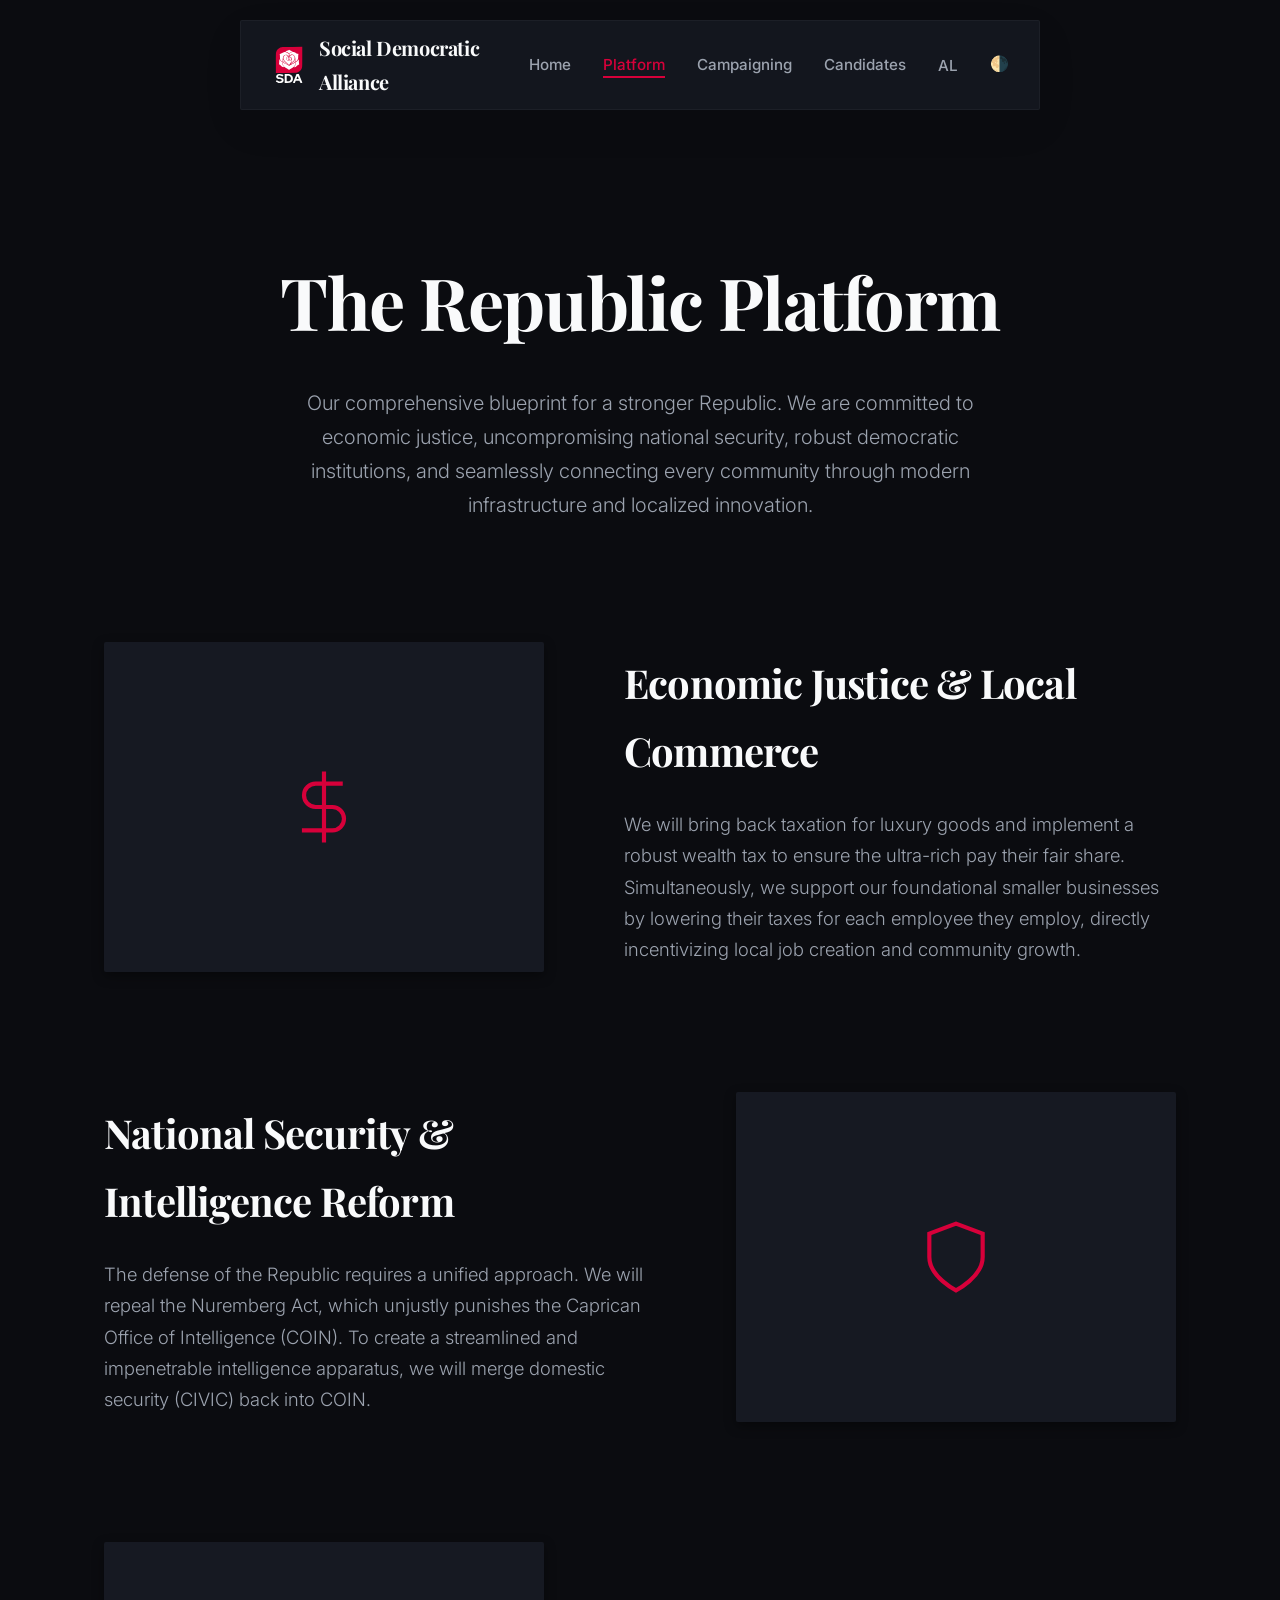
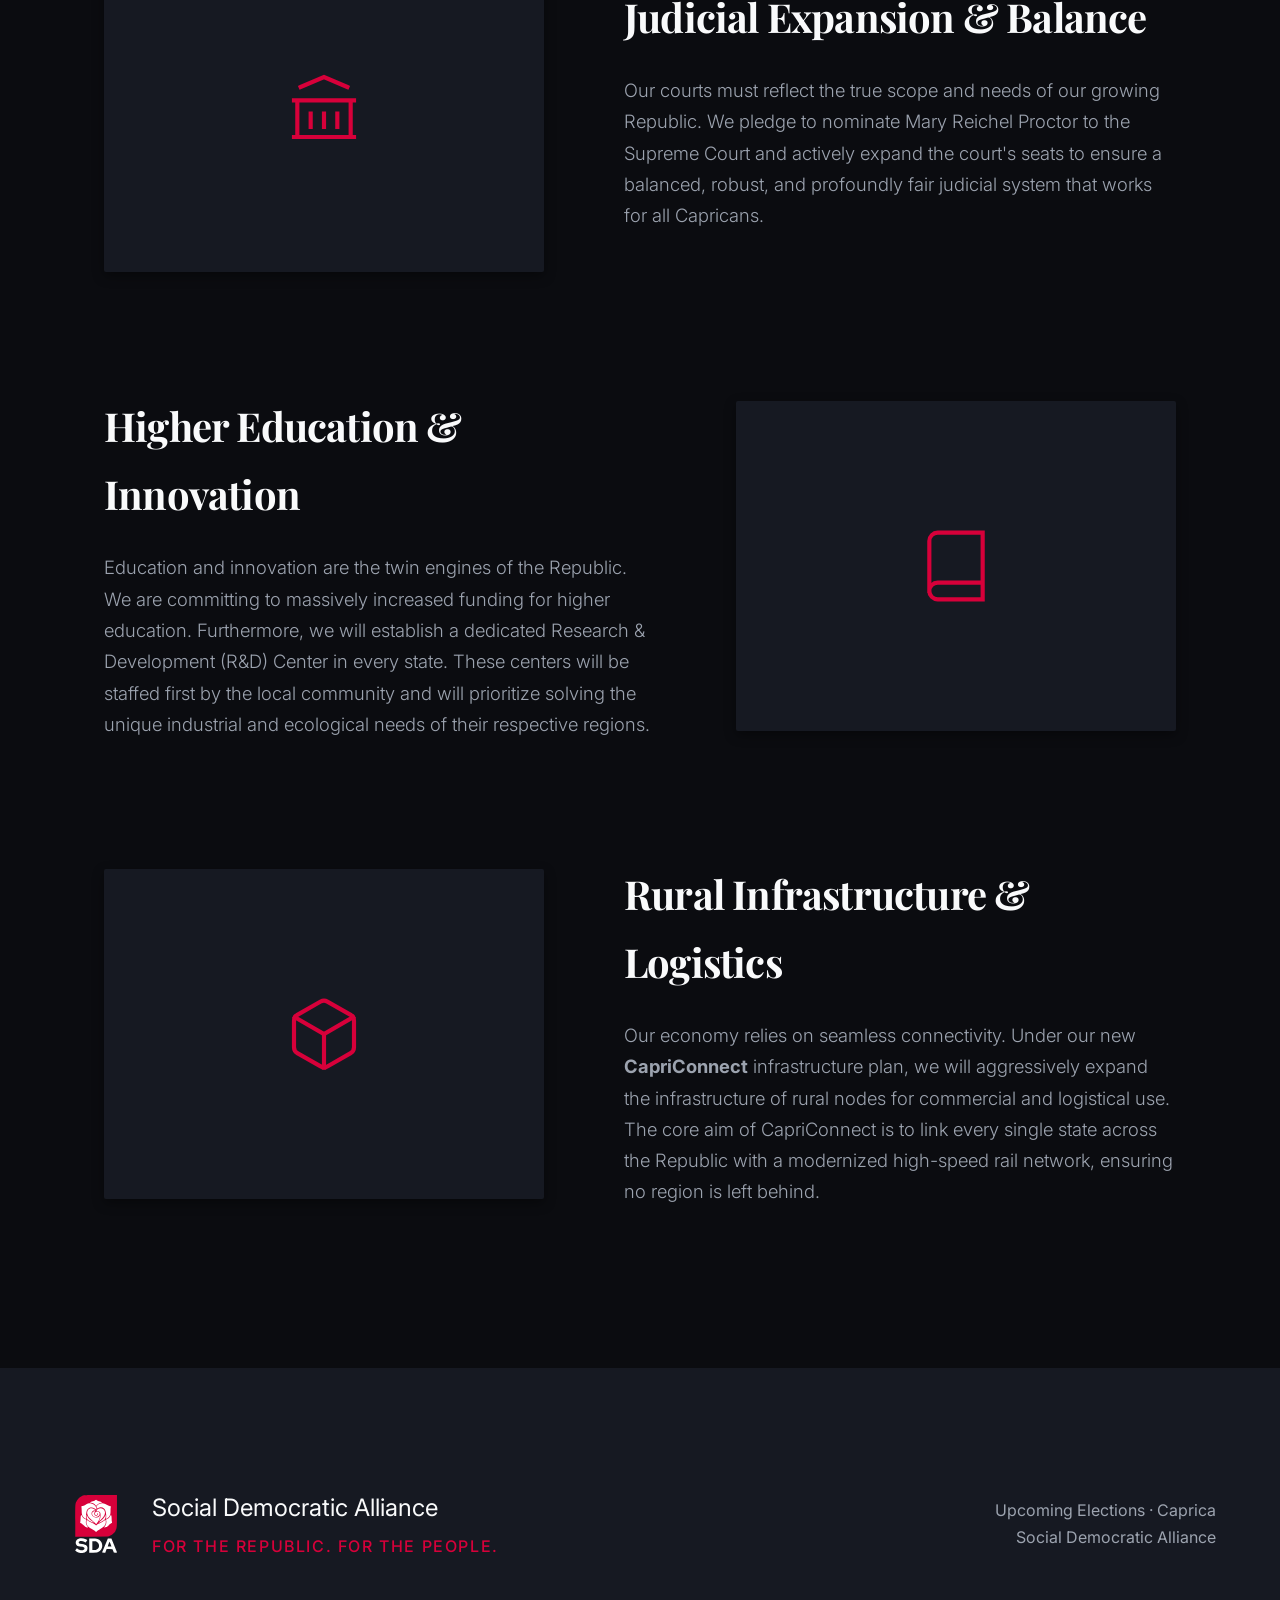
<file: platform.html>
<!DOCTYPE html>

<html lang="en" translate="no">
<head>
<meta charset="utf-8"/>
<meta content="notranslate" name="google"/>
<meta content="width=device-width, initial-scale=1.0" name="viewport"/>
<title>Social Democratic Alliance - For the Republic</title>
<link href="https://fonts.googleapis.com/css2?family=Playfair+Display:wght@400;600;700;900&amp;family=Inter:wght@300;400;500;600&amp;display=swap" rel="stylesheet"/>
<link href="assets/css/style.css?v=7.1" rel="stylesheet"/>
<script>
    const savedTheme = localStorage.getItem('theme');
    if (savedTheme !== 'light') {
      document.documentElement.classList.add('dark-theme');
    }
  </script>
<script defer="" src="assets/js/translations.js?v=2.2"></script>
<link href="assets/images/favicon.png" rel="icon" type="image/png"/>
<meta content="Social Democratic Alliance" property="og:title"/>
<meta content="For the Republic. For the People." property="og:description"/>
<meta content="https://uumeet-zade.github.io/sdapage/assets/images/link_preview.png" property="og:image"/>
<meta content="website" property="og:type"/>
<meta content="summary_large_image" name="twitter:card"/>
<meta content="Social Democratic Alliance" name="twitter:title"/>
<meta content="For the Republic. For the People." name="twitter:description"/>
<meta content="https://uumeet-zade.github.io/sdapage/assets/images/link_preview.png" name="twitter:image"/>
</head>
<body>
<nav>
<a class="nav-brand" href="index.html" style="text-decoration: none; color: inherit;">
<img alt="Social Democratic Alliance Logo" class="nav-logo logo-light" src="assets/images/SDAlogo.svg"/>
<img alt="Social Democratic Alliance Logo" class="nav-logo logo-dark" src="assets/images/SDAlogo-dark.svg"/>
<span class="nav-name" data-i18n="nav-name">Social Democratic Alliance</span>
</a>
<button aria-label="Toggle Menu" class="mobile-menu-toggle" onclick="toggleMobileMenu()">☰</button>
<ul class="nav-links">
<li><a data-i18n="nav-home" href="index.html">Home</a></li>
<li><a class="active" data-i18n="nav-platform" href="platform.html">Platform</a></li>
<li><a data-i18n="nav-campaigning" href="events.html">Campaigning</a></li>
<li><a data-i18n="nav-candidates" href="candidates.html">Candidates</a></li>
<li class="lang-switcher">
<button aria-label="Change Language" class="lang-toggle">
<span class="lang-current">AL</span>
</button>
<div class="lang-dropdown">
<button class="lang-option active" data-i18n="auto-platform-1" data-lang="al">Alanian</button>
<button class="lang-option" data-i18n="auto-platform-2" data-lang="ga">Gallic</button>
<button class="lang-option" data-i18n="auto-platform-3" data-lang="ac">Alcamerian</button>
<button class="lang-option" data-i18n="auto-platform-4" data-lang="ra">Rälandic</button>
<button class="lang-option" data-i18n="auto-platform-5" data-lang="my">Myrati</button>
<button class="lang-option" data-i18n="auto-platform-6" data-lang="au">Austrumish</button>
<button class="lang-option" data-i18n="auto-platform-7" data-lang="le">Leislandic</button>
</div>
</li>
<li><a class="theme-toggle" data-i18n="auto-platform-19" href="#" onclick="toggleTheme(event)" title="Toggle Night Mode">🌗</a></li>
</ul>
</nav>
<section class="page-header" style="margin-top: 80px; text-align: center; animation: fadeUp 1s cubic-bezier(0.16, 1, 0.3, 1) forwards;">
<h1 data-i18n="plat-title" style=" font-size: 4.5rem;">The Republic Platform</h1>
<p data-i18n="plat-desc" style="margin: 0 auto; font-size: 1.25rem; max-width: 700px;">Our comprehensive blueprint
      for a stronger Republic. We are committed to economic justice, uncompromising national security, robust democratic
      institutions, and seamlessly connecting every community through modern infrastructure and localized innovation.
    </p>
</section>
<section class="platform-zigzag" style="position: relative; z-index: 5; padding-top: 40px;">
<!-- Pillar 1: Economic Justice & Small Business -->
<div class="zigzag-row reveal-on-scroll">
<div class="zigzag-image-placeholder">
<svg fill="none" height="80" stroke="var(--primary)" stroke-linecap="square" stroke-linejoin="miter" stroke-width="1.25" viewbox="0 0 24 24" width="80">
<path d="M12 2v20M17 5H9.5a3.5 3.5 0 0 0 0 7h5a3.5 3.5 0 0 1 0 7H6"></path>
</svg>
</div>
<div class="zigzag-content">
<h2 class="zigzag-title" data-i18n="auto-platform-8">Economic Justice &amp; Local Commerce</h2>
<p class="zigzag-desc" data-i18n="auto-platform-9">We will bring back taxation for luxury goods and implement a
          robust wealth tax to ensure the ultra-rich pay their fair share. Simultaneously, we support our foundational
          smaller businesses by lowering their taxes for each employee they employ, directly incentivizing local job
          creation and community growth.</p>
</div>
</div>
<!-- Pillar 2: National Security -->
<div class="zigzag-row reveal-on-scroll">
<div class="zigzag-image-placeholder">
<svg fill="none" height="80" stroke="var(--primary)" stroke-linecap="square" stroke-linejoin="miter" stroke-width="1.25" viewbox="0 0 24 24" width="80">
<path d="M12 22s8-4 8-10V5l-8-3-8 3v7c0 6 8 10 8 10z"></path>
</svg>
</div>
<div class="zigzag-content">
<h2 class="zigzag-title" data-i18n="auto-platform-10">National Security &amp; Intelligence Reform</h2>
<p class="zigzag-desc" data-i18n="auto-platform-11">The defense of the Republic requires a unified approach. We
          will repeal the Nuremberg Act, which unjustly punishes the Caprican Office of Intelligence (COIN). To create a
          streamlined and impenetrable intelligence apparatus, we will merge domestic security (CIVIC) back into COIN.
        </p>
</div>
</div>
<!-- Pillar 3: Judiciary -->
<div class="zigzag-row reveal-on-scroll">
<div class="zigzag-image-placeholder">
<svg fill="none" height="80" stroke="var(--primary)" stroke-linecap="square" stroke-linejoin="miter" stroke-width="1.25" viewbox="0 0 24 24" width="80">
<path d="M3 21h18M3 10h18M5 6l7-3 7 3M4 10v11m16-11v11M8 14v4m4-4v4m4-4v4"></path>
</svg>
</div>
<div class="zigzag-content">
<h2 class="zigzag-title" data-i18n="auto-platform-12">Judicial Expansion &amp; Balance</h2>
<p class="zigzag-desc" data-i18n="auto-platform-13">Our courts must reflect the true scope and needs of our
          growing Republic. We pledge to nominate Mary Reichel Proctor to the Supreme Court and actively expand the
          court's seats to ensure a balanced, robust, and profoundly fair judicial system that works for all Capricans.
        </p>
</div>
</div>
<!-- Pillar 4: Education & R&D -->
<div class="zigzag-row reveal-on-scroll">
<div class="zigzag-image-placeholder">
<svg fill="none" height="80" stroke="var(--primary)" stroke-linecap="square" stroke-linejoin="miter" stroke-width="1.25" viewbox="0 0 24 24" width="80">
<path d="M4 19.5v-15A2.5 2.5 0 0 1 6.5 2H20v20H6.5a2.5 2.5 0 0 1 0-5H20"></path>
</svg>
</div>
<div class="zigzag-content">
<h2 class="zigzag-title" data-i18n="auto-platform-14">Higher Education &amp; Innovation</h2>
<p class="zigzag-desc" data-i18n="auto-platform-15">Education and innovation are the twin engines of the
          Republic. We are committing to massively increased funding for higher education. Furthermore, we will
          establish a dedicated Research &amp; Development (R&amp;D) Center in every state. These centers will be
          staffed first by the local community and will prioritize solving the unique industrial and ecological needs of
          their respective regions.</p>
</div>
</div>
<!-- Pillar 5: Rural Infrastructure -->
<div class="zigzag-row reveal-on-scroll">
<div class="zigzag-image-placeholder">
<svg fill="none" height="80" stroke="var(--primary)" stroke-linecap="square" stroke-linejoin="miter" stroke-width="1.25" viewbox="0 0 24 24" width="80">
<path d="M21 16V8a2 2 0 0 0-1-1.73l-7-4a2 2 0 0 0-2 0l-7 4A2 2 0 0 0 3 8v8a2 2 0 0 0 1 1.73l7 4a2 2 0 0 0 2 0l7-4A2 2 0 0 0 21 16z">
</path>
<polyline points="3.27 6.96 12 12.01 20.73 6.96"></polyline>
<line x1="12" x2="12" y1="22.08" y2="12"></line>
</svg>
</div>
<div class="zigzag-content">
<h2 class="zigzag-title" data-i18n="auto-platform-16">Rural Infrastructure &amp; Logistics</h2>
<p class="zigzag-desc" data-i18n="auto-platform-17">Our economy relies on seamless connectivity. Under our new
          <strong>CapriConnect</strong> infrastructure plan, we will aggressively expand the infrastructure of rural
          nodes for commercial and logistical use. The core aim of CapriConnect is to link every single state across the
          Republic with a modernized high-speed rail network, ensuring no region is left behind.</p>
</div>
</div>
</section>
<footer>
<div class="footer-container">
<div class="footer-brand">
<img alt="Social Democratic Alliance" class="logo-light" src="assets/images/SDAlogo.svg"/>
<img alt="Social Democratic Alliance" class="logo-dark" src="assets/images/SDAlogo-dark.svg"/>
<div class="footer-brand-text">
<div class="footer-name" data-i18n="footer-name">Social Democratic Alliance</div>
<div class="footer-motto" data-i18n="footer-motto">For the Republic. For the People.</div>
</div>
</div>
<div class="footer-copy" data-i18n="footer-copy">
        Upcoming Elections · Caprica<br/>
        Social Democratic Alliance
      </div>
</div>
</footer>
<script>
    function openModal(id) {
      document.getElementById(id).classList.add('active');
    }
    function closeModal(event, id) {
      if (event && event.target.id !== id) return;
      document.getElementById(id).classList.remove('active');
    }

    function toggleTheme(e) {
      if (e) e.preventDefault();
      const html = document.documentElement;
      if (html.classList.contains('dark-theme')) {
        html.classList.remove('dark-theme');
        localStorage.setItem('theme', 'light');
      } else {
        html.classList.add('dark-theme');
        localStorage.setItem('theme', 'dark');
      }
    }

    function toggleMobileMenu() {
      const navLinks = document.querySelector('.nav-links');
      navLinks.classList.toggle('mobile-active');
      document.body.style.overflow = navLinks.classList.contains('mobile-active') ? 'hidden' : '';
    }

    // Scroll Reveal Animation
    document.addEventListener('DOMContentLoaded', () => {
      const observer = new IntersectionObserver((entries) => {
        entries.forEach(entry => {
          if (entry.isIntersecting) {
            entry.target.classList.add('is-visible');
          }
        });
      }, { threshold: 0.1 });

      document.querySelectorAll('.reveal-on-scroll').forEach((el) => {
        observer.observe(el);
      });
    });
  </script>
</body>
</html>
</file>
<file: assets/css/style.css>
/* SOCIAL DEMOCRATIC ALLIANCE - PREMIUM MINIMALIST DESIGN SYSTEM */

*,
*::before,
*::after {
  box-sizing: border-box;
  margin: 0;
  padding: 0;
}

:root {
  /* Core Palette */
  --primary: #D7003A;
  /* Official Rose Red */
  --primary-hover: #B0002F;
  --primary-glow: rgba(215, 0, 58, 0.15);

  /* Light Theme */
  --bg-body: #FFFFFF;
  --bg-surface: #F9FAFB;
  --text-main: #111827;
  --text-muted: #6B7280;
  --border-color: rgba(0, 0, 0, 0.04);

  /* Shared Elements */
  --radius-sm: 0px;
  --radius-md: 0px;
  --radius-lg: 2px;
  --radius-xl: 2px;
  --shadow-diffuse: 0 4px 12px rgba(0, 0, 0, 0.03);
  --shadow-hover: 0 8px 24px rgba(0, 0, 0, 0.06);
  --transition: all 0.4s cubic-bezier(0.16, 1, 0.3, 1);
}

html.dark-theme {
  --bg-body: #0B0C10;
  --bg-surface: #161922;
  --text-main: #F9FAFB;
  --text-muted: #9CA3AF;
  --border-color: rgba(255, 255, 255, 0.04);
  --shadow-diffuse: 0 4px 12px rgba(0, 0, 0, 0.4);
  --shadow-hover: 0 8px 24px rgba(0, 0, 0, 0.6);
  --primary-glow: rgba(215, 0, 58, 0.25);
}

html {
  scroll-behavior: smooth;
}

body {
  font-family: 'Inter', sans-serif;
  background: var(--bg-body);
  color: var(--text-main);
  min-height: 100vh;
  line-height: 1.7;
  -webkit-font-smoothing: antialiased;
  transition: background 0.4s ease, color 0.4s ease;
}

h1,
h2,
h3,
.nav-name {
  font-family: 'Playfair Display', serif;
  letter-spacing: -0.02em;
  color: var(--text-main);
}

/* ==========================================================================
   NAVIGATION
   ========================================================================== */
/* NAV (Glassmorphism) */
nav {
  position: fixed;
  top: 0;
  left: 0;
  right: 0;
  z-index: 100;
  background: rgba(255, 255, 255, 0.85);
  backdrop-filter: blur(12px);
  -webkit-backdrop-filter: blur(12px);
  border-bottom: 1px solid var(--border-color);
  padding: 16px 5%;
  display: flex;
  justify-content: space-between;
  align-items: center;
  transition: var(--transition);
}

.nav-brand {
  display: flex;
  align-items: center;
  gap: 12px;
  cursor: pointer;
}

.nav-logo {
  width: 40px;
  height: 40px;
  object-fit: contain;
  background-color: transparent;
  padding: 0;
}

.nav-name {
  font-size: 1.25rem;
  font-weight: 700;
  color: var(--text-main);
  letter-spacing: -0.02em;
}

.nav-links {
  display: flex;
  gap: 32px;
  list-style: none;
}

.nav-links a {
  text-decoration: none;
  color: var(--text-muted);
  font-size: 0.95rem;
  font-weight: 500;
  transition: var(--transition);
  position: relative;
}

.nav-links a:hover,
.nav-links a.active {
  color: var(--primary);
}

.nav-links a::after {
  content: '';
  position: absolute;
  left: 0;
  bottom: -4px;
  width: 100%;
  height: 2px;
  background: var(--primary);
  transform: scaleX(0);
  transform-origin: right;
  transition: transform 0.3s ease;
}

.nav-links a:hover::after,
.nav-links a.active::after {
  transform: scaleX(1);
  transform-origin: left;
}

/* LANG SWITCHER */
.lang-switcher {
  position: relative;
  display: flex;
  align-items: center;
  cursor: pointer;
}

.lang-toggle {
  background: none;
  border: none;
  font-size: 0.95rem;
  cursor: pointer;
  color: var(--text-muted);
  display: flex;
  align-items: center;
  gap: 6px;
  padding: 0;
  border-radius: 0;
  transition: var(--transition);
  font-weight: 500;
  font-family: inherit;
  position: relative;
}

.lang-toggle:hover,
.lang-switcher:hover .lang-toggle {
  background: none;
  color: var(--primary);
}

.lang-toggle::after {
  content: '';
  position: absolute;
  left: 0;
  bottom: -4px;
  width: 100%;
  height: 2px;
  background: var(--primary);
  transform: scaleX(0);
  transform-origin: right;
  transition: transform 0.3s ease;
}

.lang-toggle:hover::after,
.lang-switcher:hover .lang-toggle::after {
  transform: scaleX(1);
  transform-origin: left;
}

.lang-dropdown {
  position: absolute;
  top: 150%;
  right: 0;
  background: rgba(255, 255, 255, 0.95);
  backdrop-filter: blur(12px);
  -webkit-backdrop-filter: blur(12px);
  border: 1px solid var(--border-color);
  border-radius: 0;
  box-shadow: var(--shadow-md);
  min-width: 180px;
  opacity: 0;
  visibility: hidden;
  transform: translateY(-10px);
  transition: var(--transition);
  z-index: 200;
  overflow: hidden;
}

.lang-switcher:hover .lang-dropdown,
.lang-switcher:focus-within .lang-dropdown {
  opacity: 1;
  visibility: visible;
  transform: translateY(0);
}

.lang-option {
  display: flex;
  align-items: center;
  gap: 12px;
  padding: 12px 16px;
  width: 100%;
  background: none;
  border: none;
  text-align: left;
  font-size: 0.95rem;
  font-weight: 500;
  color: var(--text-main);
  cursor: pointer;
  transition: var(--transition);
  font-family: inherit;
}

.lang-option:hover {
  background: var(--primary-light);
  color: var(--primary);
}

.lang-option.active {
  color: var(--primary);
  background: rgba(215, 0, 58, 0.05);
  font-weight: 700;
}

/* PAGES */
.page {
  padding-top: 100px;
  /* offset for fixed nav */
}






html.dark-theme nav {
  background: rgba(30, 30, 30, 0.85);
  border-bottom: 1px solid var(--border-color);
}

html.dark-theme .lang-dropdown {
  background: rgba(30, 30, 30, 0.95);
}

html.dark-theme .lang-toggle:hover,
html.dark-theme .lang-option:hover {
  background: rgba(255, 255, 255, 0.1);
}

html.dark-theme .lang-option.active {
  background: rgba(215, 0, 58, 0.15);
}

.theme-toggle {
  font-size: 1.25rem;
  cursor: pointer;
  text-decoration: none;
  display: flex;
  align-items: center;
  justify-content: center;
  transition: transform 0.3s ease;
}

.theme-toggle:hover {
  transform: scale(1.1);
}



/* ==========================================================================
   BUTTONS
   ========================================================================== */
.btn-primary,
.btn-outline {
  padding: 18px 36px;
  font-size: 1.05rem;
  font-weight: 500;
  font-family: 'Inter', sans-serif;
  border-radius: 2px;
  cursor: pointer;
  transition: var(--transition);
  display: inline-flex;
  align-items: center;
  justify-content: center;
  text-decoration: none;
  position: relative;
  overflow: hidden;
  z-index: 1;
  white-space: nowrap;
}

.btn-primary {
  background: var(--primary);
  color: #FFFFFF;
  border: 1px solid var(--primary);
  box-shadow: 0 10px 25px var(--primary-glow);
}

.btn-primary:hover {
  transform: translateY(-4px);
  box-shadow: 0 15px 35px var(--primary-glow);
  background: var(--primary-hover);
}

.btn-outline {
  background: transparent;
  color: var(--text-main);
  border: 1px solid var(--border-color);
}

.btn-outline:hover {
  border-color: var(--primary);
  color: var(--primary);
  transform: translateY(-4px);
}

/* ==========================================================================
   HERO SECTION
   ========================================================================== */
.page-section {
  padding-top: 160px;
}

.hero {
  display: flex;
  align-items: center;
  gap: 80px;
  padding: 0 5%;
  max-width: 1400px;
  margin: 0 auto;
}

.hero-eyebrow {
  font-size: 0.9rem;
  font-weight: 600;
  color: var(--primary);
  text-transform: uppercase;
  letter-spacing: 0.2em;
  margin-bottom: 24px;
}

.hero-title {
  font-size: clamp(4rem, 7vw, 7rem);
  line-height: 1;
  margin-bottom: 32px;
}

.hero-title span {
  color: var(--primary);
  font-style: italic;
}

.hero-subtitle {
  font-size: 1.35rem;
  color: var(--text-muted);
  max-width: 600px;
  margin-bottom: 48px;
  font-weight: 300;
}

.hero-buttons {
  display: flex;
  gap: 24px;
}

.hero-visual img {
  width: 100%;
  max-width: 500px;
  opacity: 0.9;
}

/* Removed opacity reduction to keep logo bright in dark mode */
html.dark-theme .hero-visual img {
  opacity: 1;
}

/* ==========================================================================
   SHARED SECTIONS & BENTO
   ========================================================================== */
.bento-grid {
  padding: 120px 5%;
  max-width: 1200px;
  margin: 0 auto;
}

.bento-item {
  transition: transform 0.4s cubic-bezier(0.16, 1, 0.3, 1), border-color 0.4s cubic-bezier(0.16, 1, 0.3, 1), box-shadow 0.4s cubic-bezier(0.16, 1, 0.3, 1);
}

.bento-item:hover {
  transform: translateY(-4px);
  border-color: var(--primary) !important;
  box-shadow: 0 10px 30px var(--primary-glow) !important;
}

.bento-full {
  text-align: center;
  padding: 80px 20px;
}

.bento-full h2 {
  font-size: 3.5rem;
  margin-bottom: 24px;
}

.bento-full p {
  font-size: 1.25rem;
  max-width: 800px;
  margin: 0 auto;
  color: var(--text-muted);
  font-weight: 300;
}

/* ==========================================================================
   CANDIDATES
   ========================================================================== */
.candidates-section {
  padding: 80px 5% 160px;
  max-width: 1300px;
  margin: 0 auto;
}

.candidates-category {
  margin-bottom: 120px;
}

.category-label {
  font-size: 2rem;
  margin-bottom: 60px;
  color: var(--text-main);
  text-align: center;
}

.candidates-grid,
.masonry-candidates {
  display: grid;
  grid-template-columns: repeat(auto-fit, minmax(280px, 1fr));
  gap: 40px;
}

/* Feature Candidates (Executive) */
.featured-candidates {
  display: flex;
  flex-direction: column;
  gap: 40px;
  margin-bottom: 40px;
}

/* Universal Card Style for Candidates */
.candidate-card,
.featured-candidate-card {
  background: var(--bg-surface);
  border-radius: var(--radius-lg);
  padding: 48px;
  border: none;
  box-shadow: var(--shadow-diffuse);
  transition: var(--transition);
  cursor: pointer;
  text-align: center;
  display: flex;
  flex-direction: column;
  align-items: center;
}

.featured-candidate-card {
  flex-direction: row;
  text-align: left;
  align-items: center;
  gap: 48px;
}

.candidate-card:hover,
.featured-candidate-card:hover {
  transform: translateY(-8px);
  box-shadow: 0 15px 40px var(--primary-glow);
  border-color: var(--primary);
}

.candidate-image,
.candidate-initials {
  width: 120px;
  height: 120px;
  border-radius: 50%;
  object-fit: cover;
  margin-bottom: 32px;
  box-shadow: var(--shadow-diffuse);
  background: var(--bg-body);
  display: flex;
  align-items: center;
  justify-content: center;
  font-size: 2.5rem;
  font-family: 'Playfair Display', serif;
  color: var(--text-main);
}

.featured-candidate-card .candidate-image,
.featured-candidate-card .candidate-initials {
  width: 180px;
  height: 180px;
  margin-bottom: 0;
}

.candidate-name {
  font-size: 2rem;
  margin-bottom: 8px;
}

.candidate-role {
  font-family: 'Inter', sans-serif;
  font-size: 0.95rem;
  font-weight: 600;
  color: var(--primary);
  text-transform: uppercase;
  letter-spacing: 0.1em;
  margin-bottom: 16px;
}

.candidate-constituency {
  font-size: 0.95rem;
  color: var(--text-muted);
  margin-bottom: 24px;
}

.candidate-bio {
  font-size: 1.05rem;
  color: var(--text-muted);
  line-height: 1.7;
}

/* ==========================================================================
   EVENTS
   ========================================================================== */
.events-section {
  padding: 80px 5% 160px;
  max-width: 1100px;
  margin: 0 auto;
}

.event-filters {
  display: flex;
  justify-content: center;
  gap: 16px;
  margin-bottom: 80px;
  flex-wrap: wrap;
}

.filter-btn {
  background: transparent;
  border: none;
  padding: 12px 24px;
  font-size: 1rem;
  font-weight: 500;
  color: var(--text-muted);
  cursor: pointer;
  border-radius: 2px;
  transition: var(--transition);
}

.filter-btn:hover {
  color: var(--text-main);
}

.filter-btn.active {
  background: var(--text-main);
  color: var(--bg-body);
  box-shadow: var(--shadow-diffuse);
}

.events-list {
  display: flex;
  flex-direction: column;
  gap: 40px;
}

.event-card {
  background: var(--bg-surface);
  border-radius: var(--radius-lg);
  border: none;
  box-shadow: var(--shadow-diffuse);
  display: flex;
  transition: var(--transition);
  overflow: hidden;
}

.event-card:hover {
  transform: translateY(-8px);
  box-shadow: var(--shadow-hover);
}

.event-date {
  padding: 48px;
  display: flex;
  flex-direction: column;
  align-items: center;
  justify-content: center;
  background: var(--bg-body);
  min-width: 160px;
}

.event-date-month {
  font-size: 0.9rem;
  font-weight: 600;
  color: var(--primary);
  text-transform: uppercase;
  letter-spacing: 0.2em;
  margin-bottom: 8px;
}

.event-date-day {
  font-size: 4rem;
  font-weight: 300;
  font-family: 'Playfair Display', serif;
  line-height: 1;
}

.event-details {
  padding: 48px;
  flex-grow: 1;
}

.event-title {
  font-size: 2rem;
  margin-bottom: 16px;
}

.event-location,
.event-time {
  font-size: 1rem;
  color: var(--text-muted);
  margin-bottom: 12px;
  font-weight: 300;
}

.event-desc {
  margin-top: 24px;
  font-size: 1.1rem;
  color: var(--text-muted);
}

.event-action {
  padding: 48px;
  display: flex;
  align-items: center;
}

/* ==========================================================================
   PLATFORM ZIGZAG
   ========================================================================== */
.platform-zigzag {
  display: flex;
  flex-direction: column;
  gap: 120px;
  padding: 80px 5% 160px;
  max-width: 1200px;
  margin: 0 auto;
}

.zigzag-row {
  display: flex;
  align-items: center;
  gap: 80px;
}

.zigzag-row:nth-child(even) {
  flex-direction: row-reverse;
}

.zigzag-image-placeholder {
  flex: 0 0 auto;
  width: 100%;
  max-width: 440px;
  aspect-ratio: 4/3;
  background: var(--bg-surface);
  border-radius: var(--radius-lg);
  display: flex;
  align-items: center;
  justify-content: center;
  color: var(--text-muted);
  box-shadow: var(--shadow-diffuse);
}

.zigzag-content {
  flex: 1;
}

.zigzag-title {
  font-size: 2.5rem;
  margin-bottom: 24px;
}

.zigzag-desc {
  font-size: 1.15rem;
  color: var(--text-muted);
  font-weight: 300;
}

/* ==========================================================================
   PAGE HEADERS
   ========================================================================== */
.events-category h2 {
  font-size: 2.5rem;
  margin: 80px 0 40px;
  border-bottom: 1px solid var(--border-color);
  padding-bottom: 20px;
}

.events-category:first-of-type h2 {
  margin-top: 0;
  margin-bottom: 40px;
}

.page-header {
  padding: 160px 5% 80px;
  max-width: 1000px;
  margin: 0 auto;
  text-align: center;
}

.page-header h1 {
  font-size: 4.5rem;
  margin-bottom: 24px;
}

.page-header p {
  font-size: 1.35rem;
  color: var(--text-muted);
  font-weight: 300;
}

/* ==========================================================================
   FOOTER
   ========================================================================== */
footer {
  padding: 120px 5%;
  background: var(--bg-surface);
}

.footer-container {
  max-width: 1400px;
  margin: 0 auto;
  display: flex;
  justify-content: space-between;
  align-items: center;
}

.footer-brand {
  display: flex;
  align-items: center;
  gap: 24px;
}

.footer-brand img {
  width: 64px;
  height: 64px;
}

.footer-name {
  font-size: 1.5rem;
  margin-bottom: 4px;
}

.footer-motto {
  font-size: 1rem;
  color: var(--primary);
  font-weight: 500;
  letter-spacing: 0.1em;
  text-transform: uppercase;
}

.footer-copy {
  text-align: right;
  font-size: 1rem;
  color: var(--text-muted);
}

/* ==========================================================================
   MODALS
   ========================================================================== */
.modal-backdrop {
  position: fixed;
  top: 0;
  left: 0;
  right: 0;
  bottom: 0;
  background: rgba(0, 0, 0, 0.4);
  backdrop-filter: blur(8px);
  -webkit-backdrop-filter: blur(8px);
  z-index: 1000;
  display: flex;
  justify-content: center;
  align-items: center;
  opacity: 0;
  visibility: hidden;
  transition: all 0.4s ease;
}

.modal-backdrop.active {
  opacity: 1;
  visibility: visible;
}

.modal-content {
  background: var(--bg-body);
  padding: 48px;
  border-radius: var(--radius-xl);
  width: 90%;
  max-width: 480px;
  position: relative;
  transform: translateY(40px) scale(0.95);
  opacity: 0;
  transition: all 0.5s cubic-bezier(0.16, 1, 0.3, 1);
  box-shadow: var(--shadow-hover);
}

.modal-backdrop.active .modal-content {
  transform: translateY(0) scale(1);
  opacity: 1;
}

.modal-close {
  position: absolute;
  top: 24px;
  right: 24px;
  background: none;
  border: none;
  font-size: 24px;
  cursor: pointer;
  color: var(--text-muted);
}

.modal-close:hover {
  color: var(--text-main);
}

.modal-header {
  text-align: center;
  margin-bottom: 40px;
}

.modal-header h3 {
  font-size: 2rem;
}

.modal-body {
  display: flex;
  flex-direction: column;
  gap: 20px;
}

.modal-action-btn {
  width: 100%;
  padding: 18px;
  border-radius: 2px;
  font-size: 1.05rem;
  font-weight: 500;
  cursor: pointer;
  border: none;
  font-family: 'Inter', sans-serif;
  transition: var(--transition);
}

.modal-action-btn.btn-primary {
  background: var(--primary);
  color: white;
}

.modal-action-btn.btn-primary:hover {
  background: var(--primary-hover);
  transform: translateY(-2px);
}

.modal-action-btn.btn-secondary {
  background: var(--bg-surface);
  color: var(--text-main);
}

.modal-action-btn.btn-secondary:hover {
  background: var(--bg-body);
  box-shadow: var(--shadow-diffuse);
  transform: translateY(-2px);
}

/* ==========================================================================
   MOBILE RESPONSIVENESS
   ========================================================================== */
@media (max-width: 1024px) {
  .hero {
    flex-direction: column;
    text-align: center;
    padding-top: 40px;
  }

  .hero-buttons {
    justify-content: center;
  }

  .featured-candidate-card {
    flex-direction: column;
    text-align: center;
  }

  .zigzag-row,
  .zigzag-row:nth-child(even) {
    flex-direction: column;
    text-align: center;
  }

  .event-card {
    flex-direction: column;
  }

  .event-date {
    flex-direction: row;
    gap: 16px;
    padding: 24px;
    border-bottom: 1px solid var(--border-color);
  }

  .event-action {
    padding: 24px;
    justify-content: center;
  }

  .footer-container {
    flex-direction: column;
    text-align: center;
    gap: 40px;
  }

  .footer-copy {
    text-align: center;
  }
}

.mobile-menu-toggle {
  display: none;
  background: none;
  border: none;
  font-size: 1.8rem;
  color: var(--text-main);
  cursor: pointer;
  z-index: 2001;
}

@media (max-width: 768px) {
  .mobile-menu-toggle {
    display: block;
  }

  .nav-links {
    position: fixed;
    top: 0;
    left: 0;
    right: 0;
    height: 100vh;
    background: var(--bg-surface);
    flex-direction: column;
    justify-content: center;
    align-items: center;
    gap: 32px;
    z-index: 1500;
    opacity: 0;
    visibility: hidden;
    transform: translateY(-20px);
    transition: var(--transition);
    margin: 0;
  }

  .nav-links.mobile-active {
    opacity: 1;
    visibility: visible;
    transform: translateY(0);
  }

  html.dark-theme .nav-links {
    background: #161922;
  }
  
  html, body {
    overflow-x: hidden;
    width: 100%;
  }

  .hero-buttons {
    flex-direction: column !important;
    width: 100%;
    gap: 16px !important;
  }

  .hero-buttons .btn-primary, 
  .hero-buttons .btn-outline {
    width: 100%;
    white-space: normal;
  }

  .hero-title {
    font-size: 2.8rem;
  }

  .bento-full h2 {
    font-size: 2.2rem;
  }

  .events-category h2 {
    font-size: 2.2rem;
    margin: 40px 0 20px;
  }

  .page-header h1 {
    font-size: 2.8rem;
  }
  
  .page-header {
    padding: 100px 5% 60px;
  }
  
  .platform-zigzag,
  .candidates-section,
  .events-section {
    padding: 60px 5% 80px;
  }
}


/* FLOATING HOVER NAV OVERRIDE */
nav {
  position: fixed !important;
  top: 20px !important;
  left: 50% !important;
  transform: translateX(-50%) !important;
  width: 90% !important;
  max-width: 800px !important;
  background: var(--bg-surface) !important;
  backdrop-filter: blur(20px) !important;
  -webkit-backdrop-filter: blur(20px) !important;
  border: 1px solid var(--border-color) !important;
  border-radius: 2px !important;
  padding: 10px 30px !important;
  z-index: 2000 !important;
  box-shadow: 0 15px 40px rgba(0, 0, 0, 0.08) !important;
  display: flex !important;
  justify-content: space-between !important;
  align-items: center !important;
  transition: all 0.3s ease !important;
}

html.dark-theme nav {
  background: rgba(22, 25, 34, 0.85) !important;
}

@media (max-width: 600px) {
  nav {
    padding: 10px 15px !important;
    width: 95% !important;
  }

  nav .nav-name {
    display: none !important;
  }
}

/* LOGO TOGGLING */
.logo-dark {
  display: none !important;
}

html.dark-theme .logo-light {
  display: none !important;
}

html.dark-theme .logo-dark {
  display: inline-block !important;
}

/* 2. Marquee Ticker */
.marquee-container {
  width: 100%;
  background: var(--text-main);
  color: var(--bg-body);
  padding: 16px 0;
  overflow: hidden;
  position: relative;
  z-index: 10;
  border-top: 1px solid var(--border-color);
  border-bottom: 1px solid var(--border-color);
  display: block;
}

.marquee-track {
  display: flex;
  width: max-content;
  animation: marquee-scroll 100s linear infinite;
}

.marquee-content {
  display: flex;
  flex-shrink: 0;
  white-space: nowrap;
  gap: 30px;
  padding-right: 30px;
}

.marquee-text {
  font-family: var(--font-heading);
  font-size: 1.2rem;
  letter-spacing: 0.15em;
  text-transform: uppercase;
  padding: 0 15px;
  opacity: 0.9;
  font-weight: 700;
}

@keyframes marquee-scroll {
  0% {
    transform: translate3d(0, 0, 0);
  }

  100% {
    transform: translate3d(-100%, 0, 0);
  }
}

/* 3. Entrance & Float Animations */
.fade-up {
  opacity: 0;
  transform: translateY(30px);
  animation: fadeUpAnim 1.2s forwards cubic-bezier(0.16, 1, 0.3, 1);
}

.delay-1 {
  animation-delay: 0.1s;
}

.delay-2 {
  animation-delay: 0.3s;
}

.delay-3 {
  animation-delay: 0.5s;
}

@keyframes fadeUpAnim {
  to {
    opacity: 1;
    transform: translateY(0);
  }
}

.reveal-on-scroll {
  opacity: 0;
  transform: translateY(30px);
  transition: opacity 1.2s cubic-bezier(0.16, 1, 0.3, 1), transform 1.2s cubic-bezier(0.16, 1, 0.3, 1);
}

.reveal-on-scroll.is-visible {
  opacity: 1;
  transform: translateY(0);
}

.hover-float {
  animation: gentle-float 6s ease-in-out infinite alternate;
}

@keyframes gentle-float {
  0% {
    transform: translateY(0);
  }

  100% {
    transform: translateY(-20px);
  }
}
</file>
